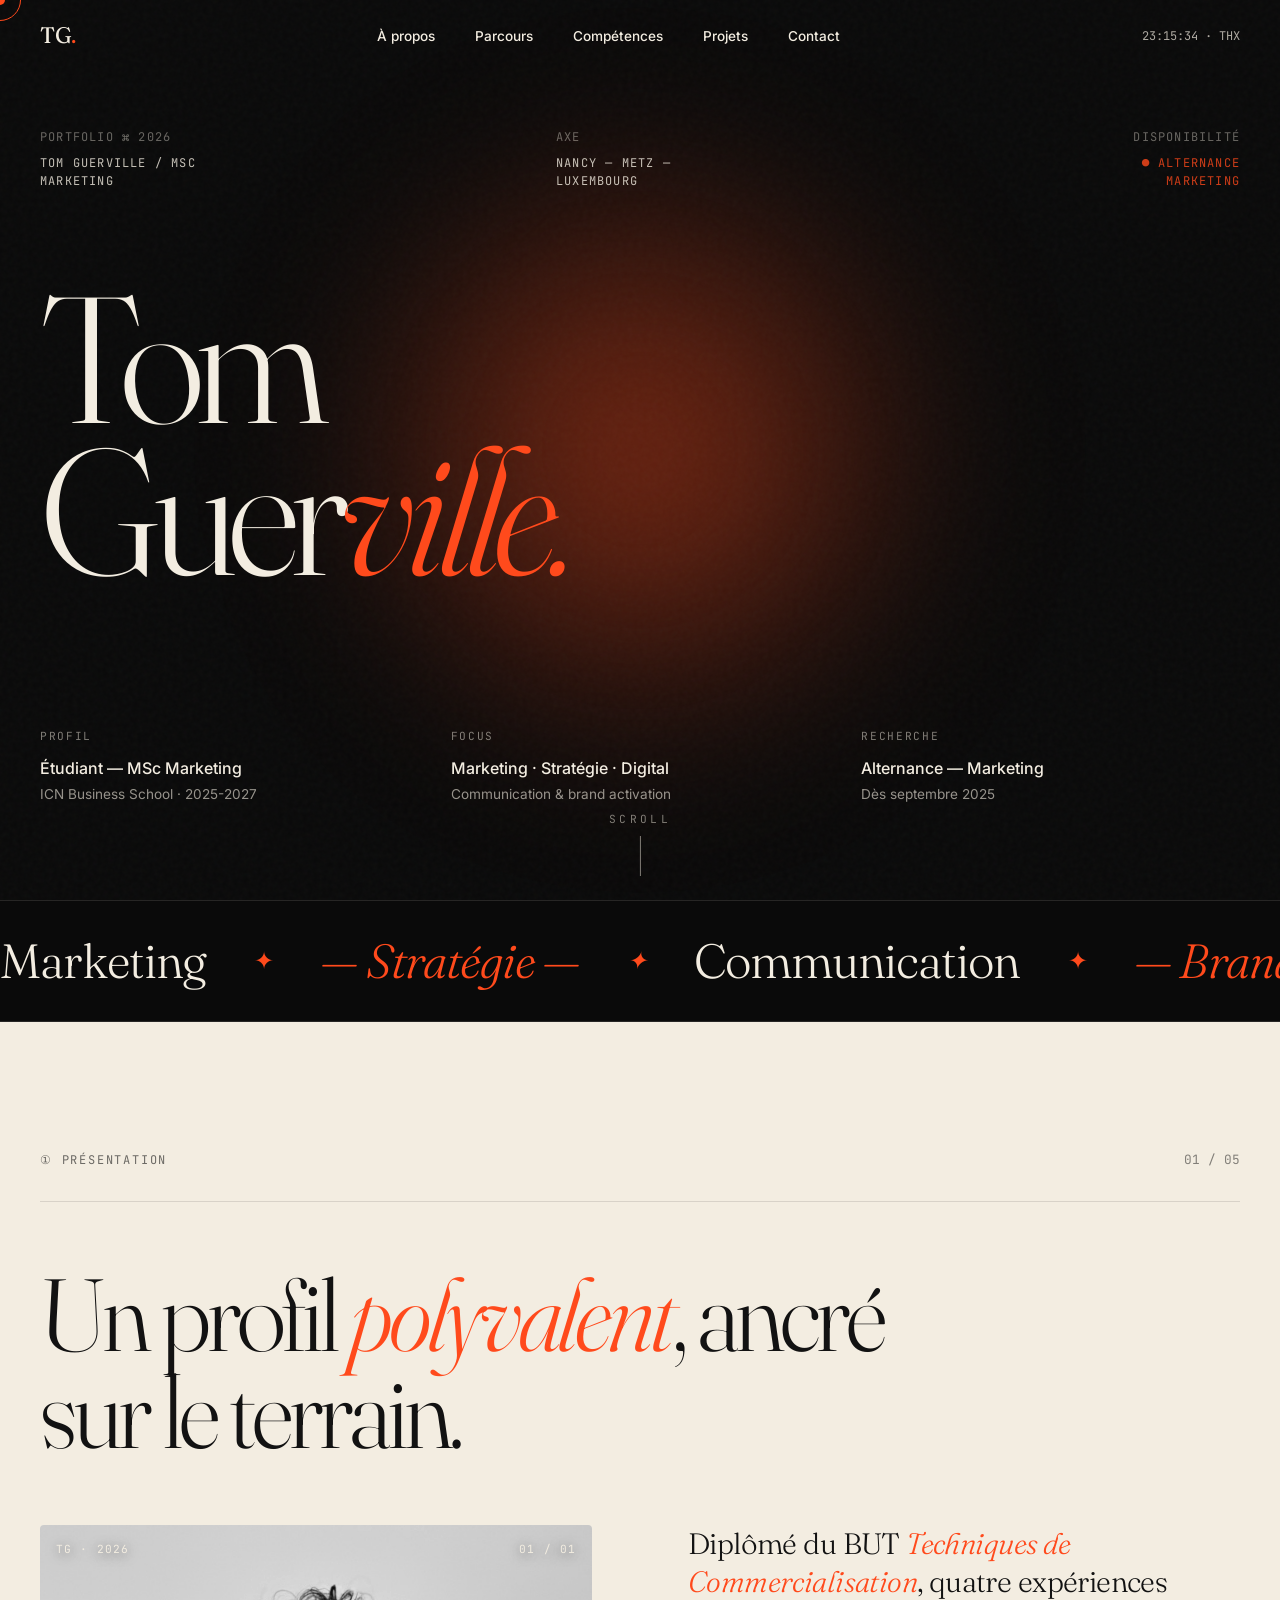
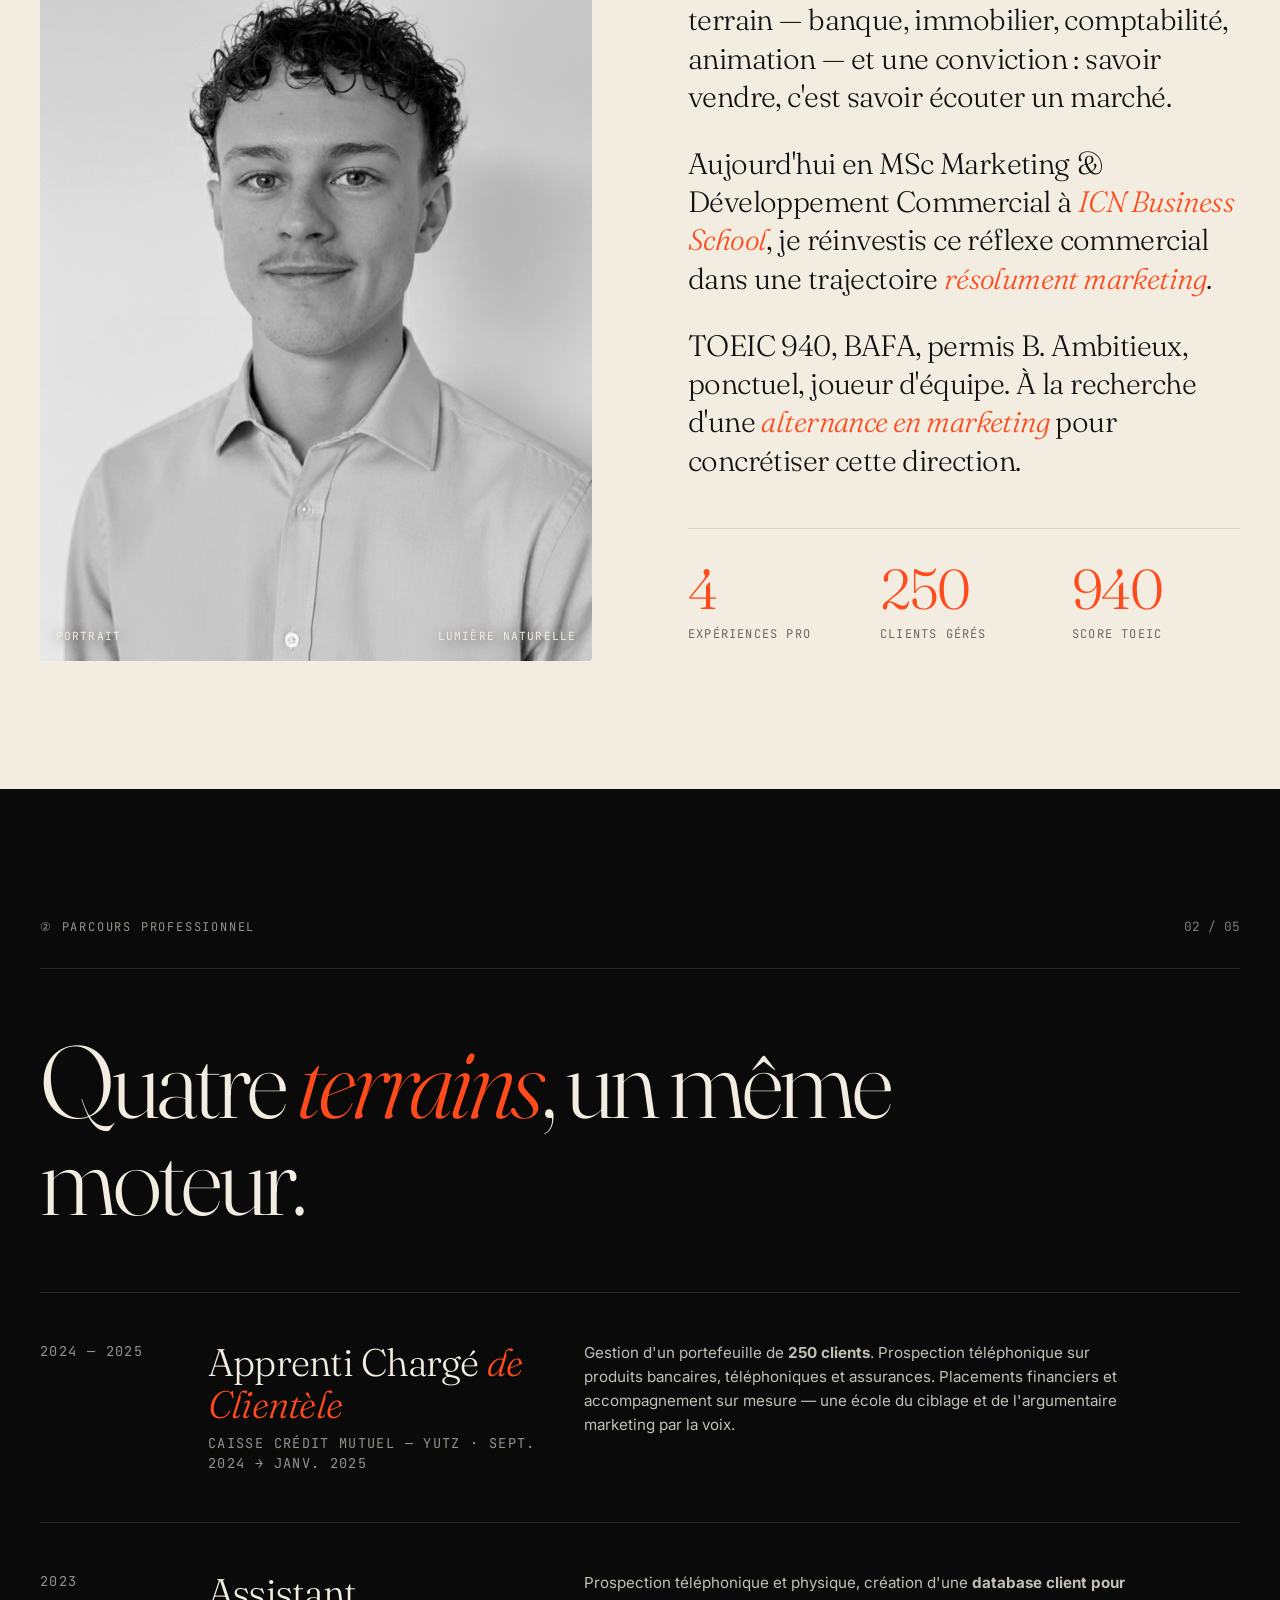
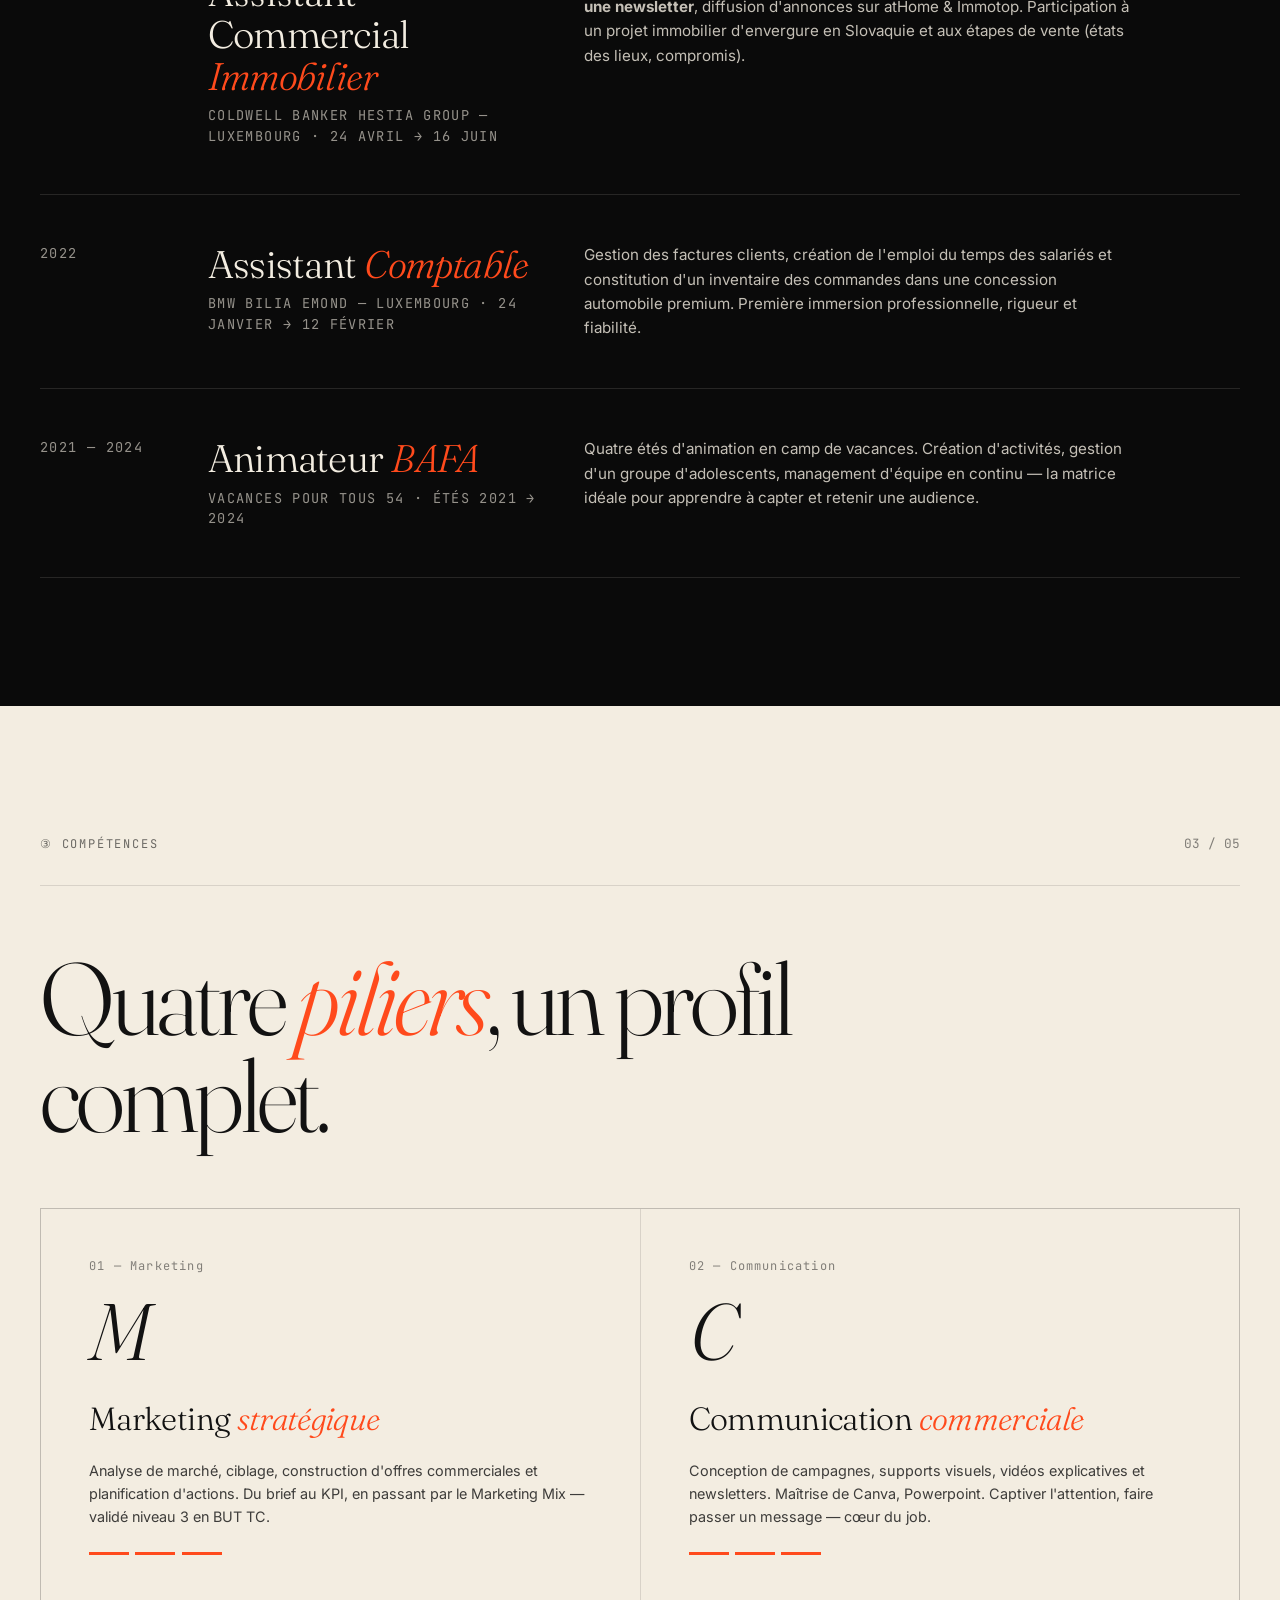
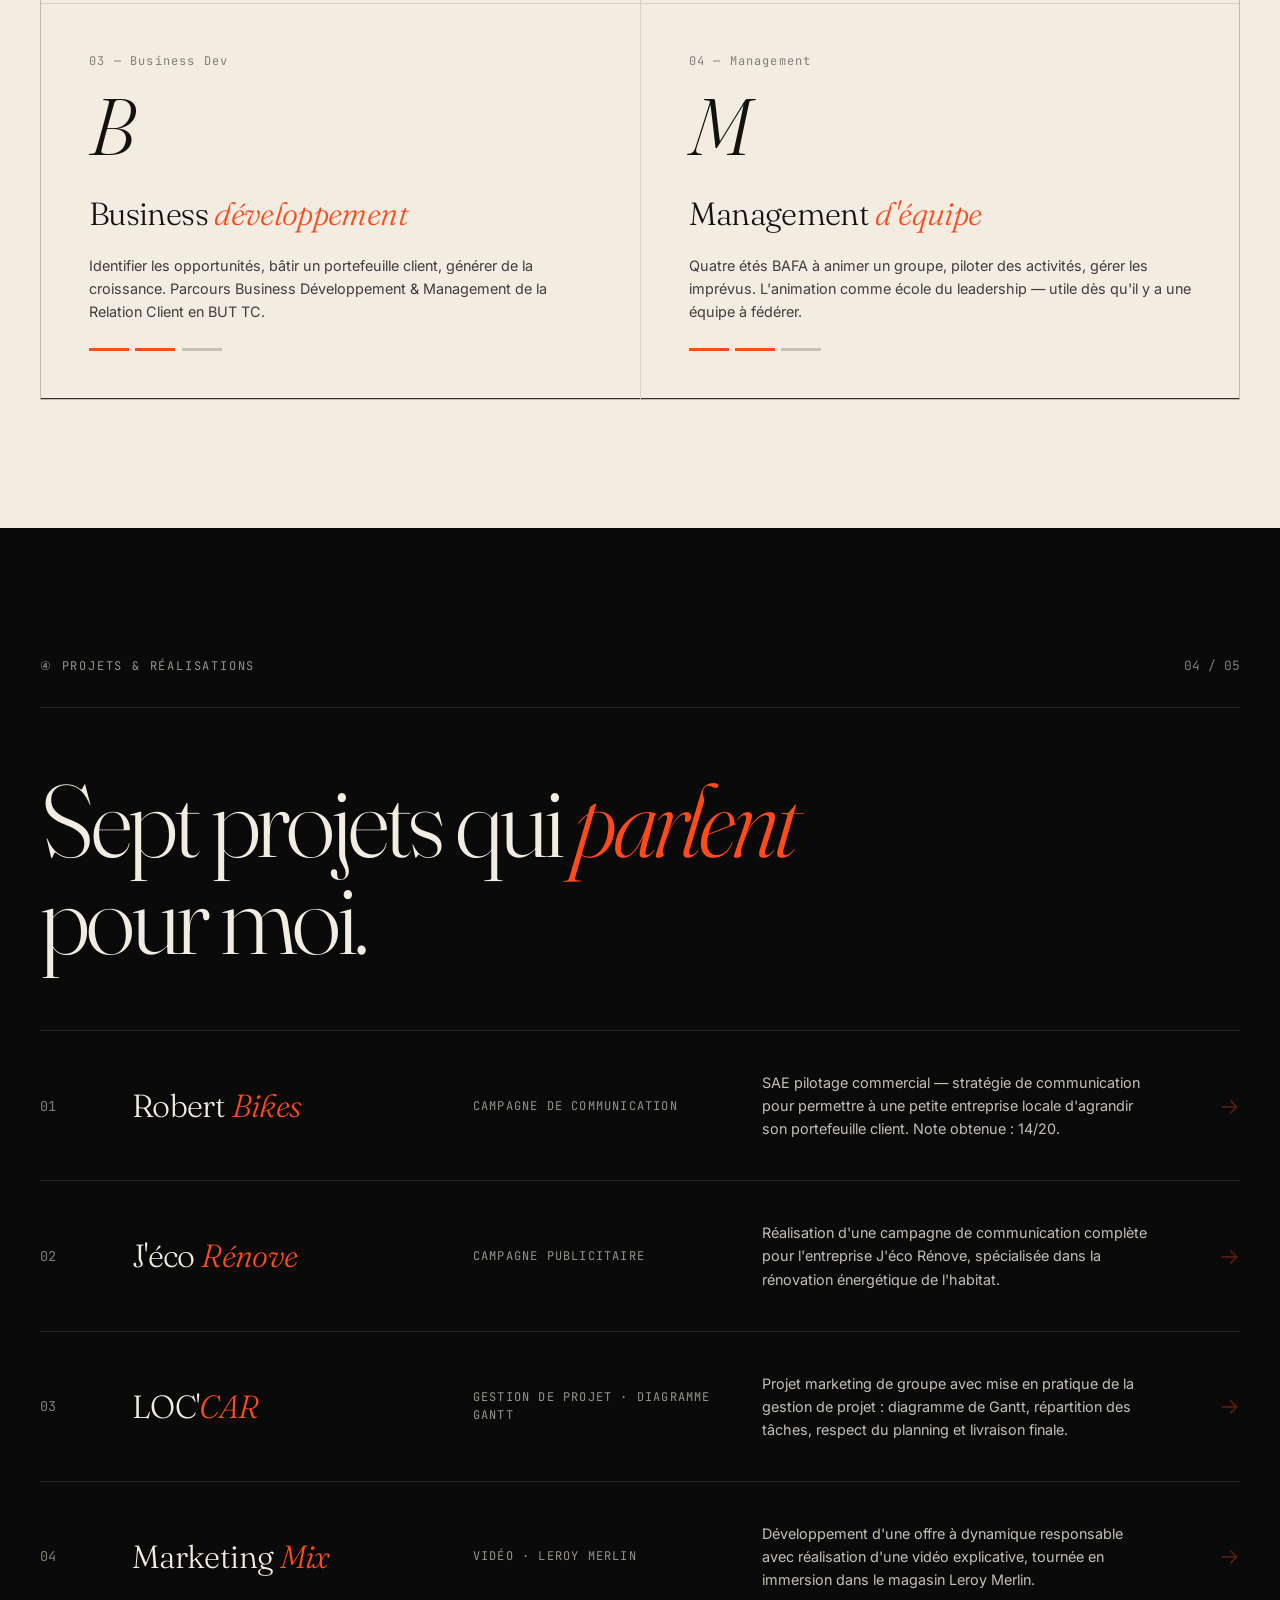
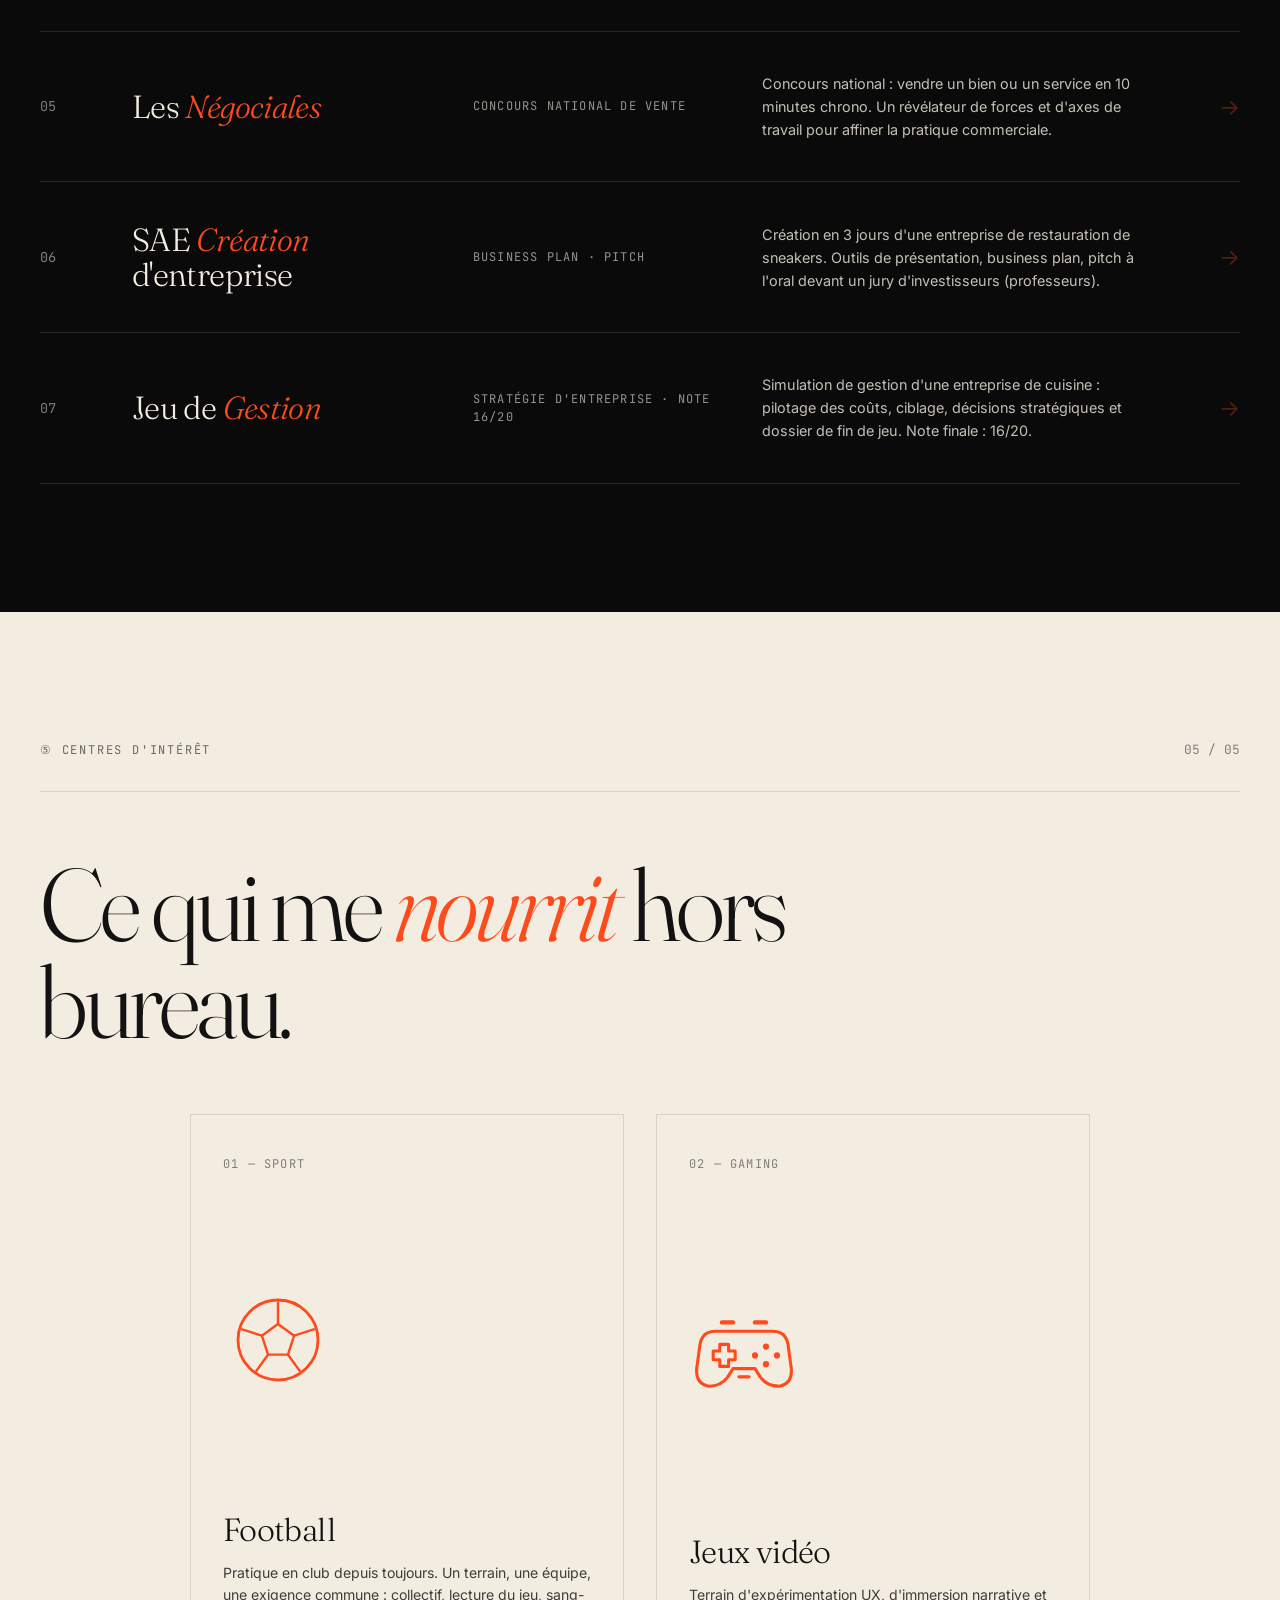
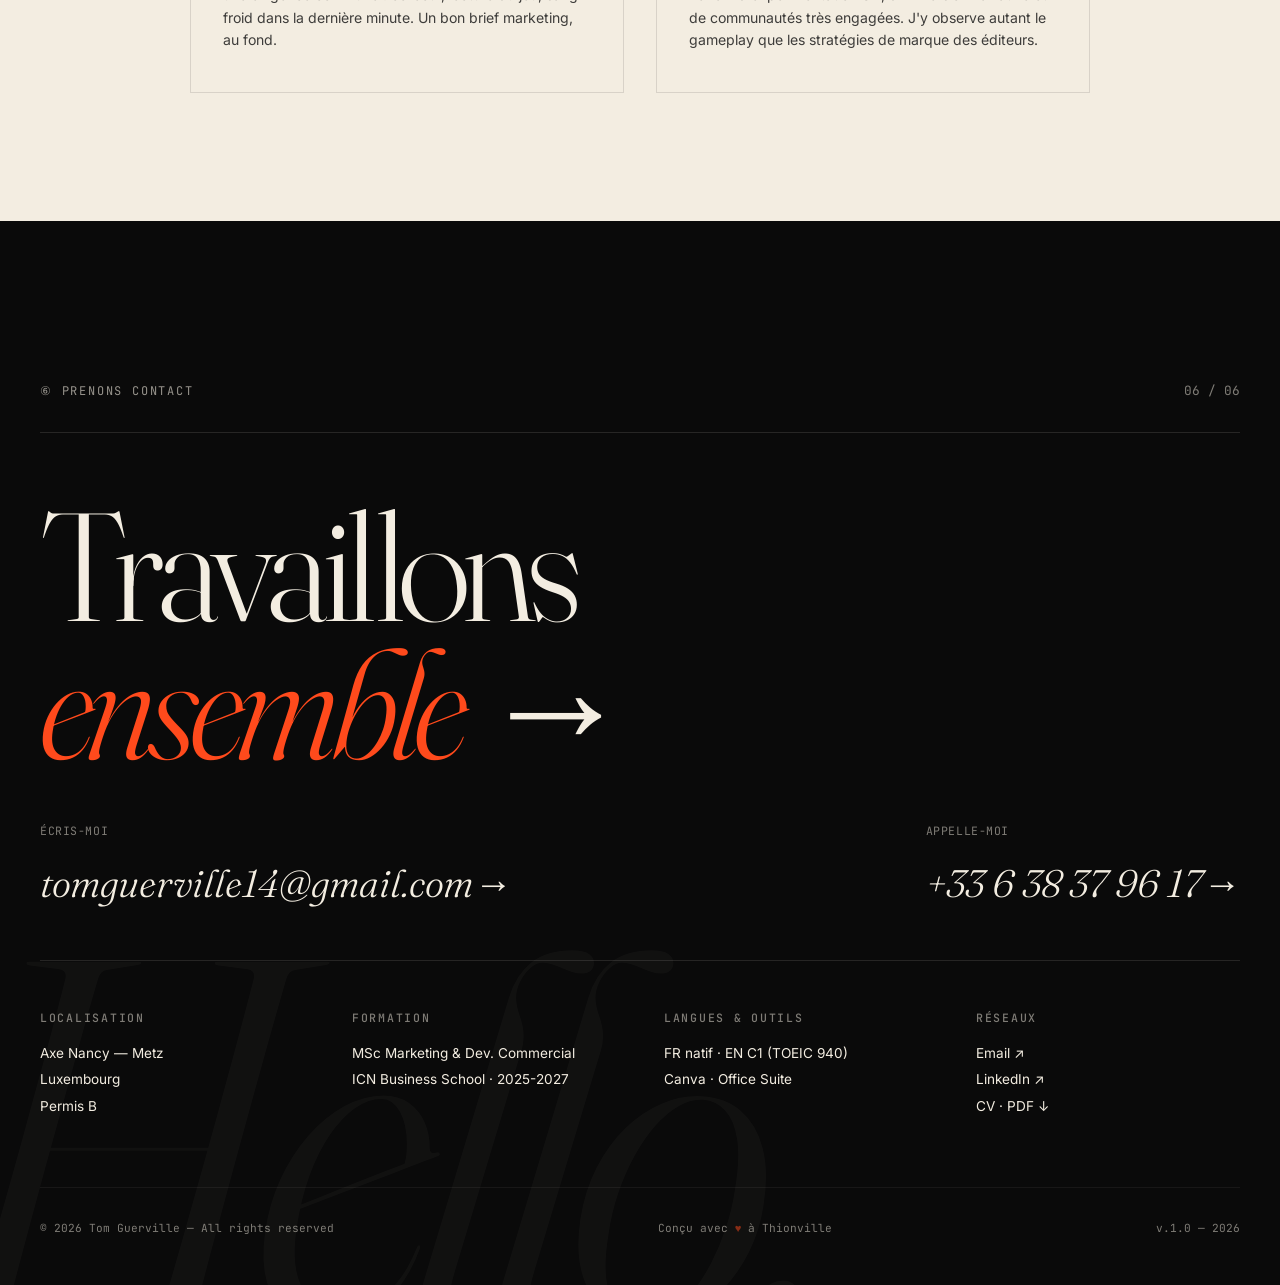
<file: index.html>
<!DOCTYPE html>
<html lang="fr">
<head>
<meta charset="UTF-8">
<meta name="viewport" content="width=device-width, initial-scale=1.0">
<title>Tom Guerville — Portfolio</title>
<meta name="description" content="Portfolio de Tom Guerville, étudiant en BUT Techniques de Commercialisation. Marketing, vente, business développement et relation client.">
<link rel="preconnect" href="https://fonts.googleapis.com">
<link rel="preconnect" href="https://fonts.gstatic.com" crossorigin>
<link href="https://fonts.googleapis.com/css2?family=Fraunces:ital,opsz,wght@0,9..144,300..900;1,9..144,300..900&family=Inter:wght@300;400;500;600;700&family=JetBrains+Mono:wght@400;500&display=swap" rel="stylesheet">
<style>
  :root {
    --bg: #0a0a0a;
    --bg-cream: #f3ede1;
    --ink: #f3ede1;
    --ink-dark: #121212;
    --accent: #ff4a1c;
    --accent-soft: #ffb199;
    --muted: #6b6257;
    --line: rgba(243, 237, 225, 0.12);
    --line-dark: rgba(18, 18, 18, 0.12);
  }

  *, *::before, *::after { box-sizing: border-box; margin: 0; padding: 0; }

  html { scroll-behavior: smooth; }

  body {
    font-family: 'Inter', -apple-system, sans-serif;
    background: var(--bg);
    color: var(--ink);
    overflow-x: hidden;
    font-weight: 400;
    line-height: 1.5;
    cursor: none;
    -webkit-font-smoothing: antialiased;
    -moz-osx-font-smoothing: grayscale;
  }

  body.loading { overflow: hidden; height: 100vh; }

  .display { font-family: 'Fraunces', serif; font-weight: 300; letter-spacing: -0.03em; line-height: 0.9; }
  .mono { font-family: 'JetBrains Mono', monospace; font-size: 0.72rem; letter-spacing: 0.05em; text-transform: uppercase; }

  /* ============ NOISE OVERLAY ============ */
  body::before {
    content: '';
    position: fixed;
    inset: 0;
    pointer-events: none;
    z-index: 1;
    opacity: 0.04;
    background-image: url("data:image/svg+xml,%3Csvg viewBox='0 0 200 200' xmlns='http://www.w3.org/2000/svg'%3E%3Cfilter id='n'%3E%3CfeTurbulence type='fractalNoise' baseFrequency='0.9' numOctaves='3'/%3E%3C/filter%3E%3Crect width='100%25' height='100%25' filter='url(%23n)' opacity='0.8'/%3E%3C/svg%3E");
  }

  /* ============ CUSTOM CURSOR ============ */
  .cursor {
    position: fixed;
    top: 0; left: 0;
    width: 10px; height: 10px;
    background: var(--accent);
    border-radius: 50%;
    pointer-events: none;
    z-index: 9999;
    transform: translate(-50%, -50%);
    transition: width .3s, height .3s, background .3s, opacity .3s;
  }
  .cursor-ring {
    position: fixed;
    top: 0; left: 0;
    width: 42px; height: 42px;
    border: 1px solid var(--accent);
    border-radius: 50%;
    pointer-events: none;
    z-index: 9999;
    transform: translate(-50%, -50%);
    transition: width .3s, height .3s, border-color .3s, background .3s;
  }
  body.cursor-hover .cursor { opacity: 0; }
  body.cursor-hover .cursor-ring { width: 70px; height: 70px; background: rgba(255, 74, 28, 0.15); }

  /* ============ PRELOADER ============ */
  #preloader {
    position: fixed;
    inset: 0;
    background: var(--bg);
    z-index: 10000;
    display: flex;
    align-items: flex-end;
    justify-content: center;
    padding: 4rem;
    transition: transform 1.2s cubic-bezier(0.87, 0, 0.13, 1);
  }
  #preloader.gone { transform: translateY(-100%); }
  .pre-inner { width: 100%; display: flex; justify-content: space-between; align-items: flex-end; color: var(--ink); }
  .pre-num { font-family: 'Fraunces', serif; font-size: clamp(6rem, 20vw, 20rem); font-weight: 300; line-height: 0.8; letter-spacing: -0.04em; }
  .pre-label { text-align: right; }
  .pre-bar { width: 100%; height: 1px; background: var(--line); position: fixed; bottom: 0; left: 0; overflow: hidden; }
  .pre-bar::after { content: ''; display: block; height: 100%; background: var(--accent); transform-origin: left; transform: scaleX(0); transition: transform 2.4s cubic-bezier(.77,0,.18,1); }
  #preloader.active .pre-bar::after { transform: scaleX(1); }

  /* ============ NAVIGATION ============ */
  nav {
    position: fixed;
    top: 0; left: 0;
    width: 100%;
    padding: 1.2rem 2.5rem;
    display: flex;
    justify-content: space-between;
    align-items: center;
    z-index: 100;
    color: var(--ink);
    transition: color 0.5s ease, background 0.5s ease, backdrop-filter 0.5s ease;
  }
  nav.on-cream { color: var(--ink-dark); }
  nav.scrolled { background: rgba(10, 10, 10, 0.7); backdrop-filter: blur(12px); -webkit-backdrop-filter: blur(12px); }
  nav.scrolled.on-cream { background: rgba(243, 237, 225, 0.75); }
  nav .logo { font-family: 'Fraunces', serif; font-size: 1.4rem; font-weight: 400; letter-spacing: -0.02em; }
  nav .logo span { color: var(--accent); }
  nav .nav-links { display: flex; gap: 2.5rem; }
  nav a { color: inherit; text-decoration: none; font-size: 0.85rem; font-weight: 500; position: relative; padding: 0.2rem 0; }
  nav a::after { content: ''; position: absolute; bottom: 0; left: 0; width: 0; height: 1px; background: var(--accent); transition: width .4s ease; }
  nav a:hover::after { width: 100%; }
  nav .time { font-family: 'JetBrains Mono', monospace; font-size: 0.75rem; opacity: 0.7; }

  /* ============ HERO ============ */
  .hero {
    min-height: 100vh;
    position: relative;
    display: flex;
    flex-direction: column;
    justify-content: space-between;
    padding: 8rem 2.5rem 6rem;
    overflow: hidden;
  }
  .hero-blob {
    position: absolute;
    width: 60vw; height: 60vw;
    background: radial-gradient(circle, rgba(255, 74, 28, 0.5) 0%, rgba(255, 74, 28, 0) 60%);
    top: 50%; left: 50%;
    transform: translate(-50%, -50%);
    filter: blur(80px);
    pointer-events: none;
    transition: transform 0.3s ease-out;
    z-index: 0;
  }
  .hero-top {
    display: flex;
    justify-content: space-between;
    font-size: 0.75rem;
    text-transform: uppercase;
    letter-spacing: 0.1em;
    font-family: 'JetBrains Mono', monospace;
    position: relative;
    z-index: 2;
    opacity: 0.8;
  }
  .hero-top > div { max-width: 24ch; }
  .hero-main {
    position: relative;
    z-index: 2;
  }
  .hero h1 {
    font-family: 'Fraunces', serif;
    font-size: clamp(4rem, 14vw, 16rem);
    font-weight: 300;
    line-height: 0.85;
    letter-spacing: -0.05em;
  }
  .hero h1 .it { font-style: italic; font-weight: 300; color: var(--accent); }
  .hero h1 .line { display: block; overflow: hidden; }
  .hero h1 .line > span { display: inline-block; transform: translateY(110%); transition: transform 1.2s cubic-bezier(0.23, 1, 0.32, 1); }
  .hero.revealed h1 .line > span { transform: translateY(0); }
  .hero.revealed h1 .line:nth-child(2) > span { transition-delay: 0.1s; }

  .hero-bottom {
    display: grid;
    grid-template-columns: 1fr 1fr 1fr;
    gap: 2rem;
    align-items: end;
    margin-top: 3rem;
    position: relative;
    z-index: 2;
  }
  .hero-bottom .label { font-size: 0.7rem; text-transform: uppercase; letter-spacing: 0.15em; opacity: 0.5; margin-bottom: 0.75rem; font-family: 'JetBrains Mono', monospace; }
  .hero-bottom .value { font-size: 1rem; font-weight: 500; }
  .hero-bottom .value .sub { display: block; opacity: 0.6; font-size: 0.85rem; font-weight: 400; margin-top: 0.2rem; }

  .scroll-indicator {
    position: absolute;
    bottom: 1.5rem;
    left: 50%;
    transform: translateX(-50%);
    font-size: 0.7rem;
    letter-spacing: 0.3em;
    text-transform: uppercase;
    opacity: 0.5;
    z-index: 2;
    font-family: 'JetBrains Mono', monospace;
  }
  .scroll-indicator::after {
    content: '';
    display: block;
    width: 1px;
    height: 40px;
    background: var(--ink);
    margin: 0.5rem auto 0;
    animation: scrollBar 2s ease-in-out infinite;
  }
  @keyframes scrollBar {
    0% { transform: scaleY(0); transform-origin: top; }
    50% { transform: scaleY(1); transform-origin: top; }
    51% { transform: scaleY(1); transform-origin: bottom; }
    100% { transform: scaleY(0); transform-origin: bottom; }
  }

  /* ============ MARQUEE ============ */
  .marquee {
    overflow: hidden;
    padding: 1.5rem 0;
    border-top: 1px solid var(--line);
    border-bottom: 1px solid var(--line);
    white-space: nowrap;
  }
  .marquee-track {
    display: inline-flex;
    gap: 3rem;
    animation: marquee 40s linear infinite;
  }
  .marquee span {
    font-family: 'Fraunces', serif;
    font-size: 3rem;
    font-weight: 300;
    letter-spacing: -0.02em;
    display: inline-flex;
    align-items: center;
    gap: 3rem;
  }
  .marquee span::after {
    content: '✦';
    font-size: 1.5rem;
    color: var(--accent);
  }
  .marquee .it { font-style: italic; color: var(--accent); }
  @keyframes marquee {
    from { transform: translateX(0); }
    to { transform: translateX(-50%); }
  }

  /* ============ SECTIONS ============ */
  section { position: relative; padding: 8rem 2.5rem; }
  section.cream { background: var(--bg-cream); color: var(--ink-dark); }

  .section-head {
    display: flex;
    justify-content: space-between;
    align-items: baseline;
    padding-bottom: 2rem;
    border-bottom: 1px solid var(--line);
    margin-bottom: 4rem;
  }
  .cream .section-head { border-bottom-color: var(--line-dark); }
  .section-head .tag { font-family: 'JetBrains Mono', monospace; font-size: 0.75rem; text-transform: uppercase; letter-spacing: 0.15em; opacity: 0.6; }
  .section-head .count { font-family: 'JetBrains Mono', monospace; font-size: 0.8rem; opacity: 0.5; }

  .section-title {
    font-family: 'Fraunces', serif;
    font-size: clamp(3rem, 8vw, 7rem);
    font-weight: 300;
    line-height: 0.95;
    letter-spacing: -0.04em;
    margin-bottom: 4rem;
    max-width: 16ch;
  }
  .section-title .it { font-style: italic; color: var(--accent); }

  /* ============ ABOUT ============ */
  .about-grid {
    display: grid;
    grid-template-columns: 1fr 1fr;
    gap: 6rem;
    align-items: start;
  }
  .about-photo {
    position: relative;
    aspect-ratio: 3/4;
    overflow: hidden;
    border-radius: 4px;
  }
  .about-photo img {
    width: 100%; height: 100%;
    object-fit: cover;
    filter: grayscale(1) contrast(1.05);
    transition: filter 0.6s ease, transform 0.6s ease;
  }
  .about-photo:hover img { filter: grayscale(0) contrast(1); transform: scale(1.03); }
  .about-photo .frame-label, .about-photo .frame-bottom {
    position: absolute;
    left: 1rem; right: 1rem;
    display: flex;
    justify-content: space-between;
    color: var(--bg-cream);
    font-family: 'JetBrains Mono', monospace;
    font-size: 0.7rem;
    letter-spacing: 0.1em;
    text-shadow: 0 2px 12px rgba(0,0,0,0.6);
  }
  .about-photo .frame-label { top: 1rem; }
  .about-photo .frame-bottom { bottom: 1rem; align-items: flex-end; }

  .about-text { font-family: 'Fraunces', serif; font-size: clamp(1.4rem, 2.3vw, 2rem); font-weight: 300; line-height: 1.3; letter-spacing: -0.02em; }
  .about-text p { margin-bottom: 1.8rem; }
  .about-text .hl { color: var(--accent); font-style: italic; }
  .about-text .word { display: inline-block; opacity: 0; transform: translateY(15px); transition: opacity 0.6s, transform 0.6s; }
  .about-text.revealed .word { opacity: 1; transform: translateY(0); }

  .about-facts {
    margin-top: 3rem;
    display: grid;
    grid-template-columns: repeat(3, 1fr);
    gap: 1.5rem;
    padding-top: 2rem;
    border-top: 1px solid var(--line-dark);
  }
  .about-facts .num {
    font-family: 'Fraunces', serif;
    font-size: 3.5rem;
    font-weight: 300;
    letter-spacing: -0.04em;
    color: var(--accent);
    line-height: 1;
  }
  .about-facts .fact-label { font-size: 0.75rem; text-transform: uppercase; letter-spacing: 0.1em; margin-top: 0.5rem; opacity: 0.6; font-family: 'JetBrains Mono', monospace; }

  /* ============ PARCOURS / STAGES ============ */
  .timeline { position: relative; }
  .timeline-item {
    display: grid;
    grid-template-columns: 120px 1fr 2fr;
    gap: 3rem;
    padding: 3rem 0;
    border-top: 1px solid var(--line);
    align-items: start;
    transition: padding 0.4s ease, background 0.5s ease;
    position: relative;
  }
  .timeline-item:last-child { border-bottom: 1px solid var(--line); }
  .timeline-item:hover { padding-left: 1.5rem; }
  .timeline-item .year {
    font-family: 'JetBrains Mono', monospace;
    font-size: 0.85rem;
    letter-spacing: 0.1em;
    opacity: 0.6;
  }
  .timeline-item h3 {
    font-family: 'Fraunces', serif;
    font-size: clamp(1.5rem, 3vw, 2.5rem);
    font-weight: 300;
    letter-spacing: -0.02em;
    line-height: 1.1;
    margin-bottom: 0.5rem;
  }
  .timeline-item h3 .it { font-style: italic; color: var(--accent); }
  .timeline-item .company {
    font-size: 0.85rem;
    text-transform: uppercase;
    letter-spacing: 0.1em;
    opacity: 0.6;
    font-family: 'JetBrains Mono', monospace;
  }
  .timeline-item p { font-size: 0.95rem; line-height: 1.6; opacity: 0.8; max-width: 55ch; }
  .timeline-item .arrow {
    position: absolute;
    right: 0;
    top: 3rem;
    font-size: 1.5rem;
    opacity: 0;
    transition: opacity 0.4s ease, transform 0.4s ease;
    color: var(--accent);
  }
  .timeline-item:hover .arrow { opacity: 1; transform: translateX(-0.5rem); }

  /* ============ COMPETENCES ============ */
  .comp-grid {
    display: grid;
    grid-template-columns: repeat(2, 1fr);
    gap: 1px;
    background: var(--line-dark);
    border: 1px solid var(--line-dark);
  }
  .comp-card {
    padding: 3rem;
    background: var(--bg-cream);
    transition: color 0.4s ease;
    position: relative;
    overflow: hidden;
    cursor: none;
    min-height: 380px;
    display: flex;
    flex-direction: column;
    justify-content: space-between;
  }
  .comp-card::before {
    content: '';
    position: absolute;
    inset: 0;
    background: var(--ink-dark);
    transform: translateY(100%);
    transition: transform 0.6s cubic-bezier(0.77, 0, 0.18, 1);
    z-index: 0;
  }
  .comp-card:hover::before { transform: translateY(0); }
  .comp-card:hover { color: var(--bg-cream); }
  .comp-card:hover .comp-icon { color: var(--accent); }
  .comp-card > * { position: relative; z-index: 1; }
  .comp-card .comp-num {
    font-family: 'JetBrains Mono', monospace;
    font-size: 0.75rem;
    letter-spacing: 0.1em;
    opacity: 0.5;
  }
  .comp-card .comp-icon {
    font-family: 'Fraunces', serif;
    font-size: 5rem;
    color: var(--ink-dark);
    font-weight: 300;
    line-height: 1;
    transition: color 0.4s ease;
    font-style: italic;
    margin-top: 1rem;
  }
  .comp-card h3 {
    font-family: 'Fraunces', serif;
    font-size: 2rem;
    font-weight: 300;
    letter-spacing: -0.02em;
    margin: 1.5rem 0 1rem;
  }
  .comp-card h3 .it { font-style: italic; color: var(--accent); }
  .comp-card p { font-size: 0.9rem; line-height: 1.6; opacity: 0.8; }
  .comp-card .levels {
    display: flex;
    gap: 0.4rem;
    margin-top: 1.5rem;
  }
  .comp-card .level {
    width: 40px;
    height: 3px;
    background: currentColor;
    opacity: 0.2;
  }
  .comp-card .level.active { opacity: 1; background: var(--accent); }

  /* ============ PROJETS ============ */
  .projects { display: flex; flex-direction: column; }
  .project-row {
    display: grid;
    grid-template-columns: 60px 1.2fr 1fr 1.5fr 60px;
    gap: 2rem;
    align-items: center;
    padding: 2.5rem 0;
    border-top: 1px solid var(--line);
    position: relative;
    transition: padding 0.4s ease;
  }
  .project-row:last-child { border-bottom: 1px solid var(--line); }
  .project-row:hover { padding-left: 2rem; padding-right: 2rem; }
  .project-row .pr-num { font-family: 'JetBrains Mono', monospace; font-size: 0.85rem; opacity: 0.5; }
  .project-row .pr-title {
    font-family: 'Fraunces', serif;
    font-size: clamp(1.4rem, 2.5vw, 2.2rem);
    font-weight: 300;
    letter-spacing: -0.02em;
    line-height: 1.1;
  }
  .project-row .pr-title .it { font-style: italic; color: var(--accent); }
  .project-row .pr-category {
    font-family: 'JetBrains Mono', monospace;
    font-size: 0.75rem;
    text-transform: uppercase;
    letter-spacing: 0.1em;
    opacity: 0.6;
  }
  .project-row .pr-desc { font-size: 0.9rem; line-height: 1.6; opacity: 0.8; max-width: 45ch; }
  .project-row .pr-arrow { text-align: right; font-size: 1.4rem; opacity: 0.3; transition: opacity 0.4s, transform 0.4s; color: var(--accent); }
  .project-row:hover .pr-arrow { opacity: 1; transform: rotate(-45deg); }
  .project-row::before {
    content: '';
    position: absolute;
    inset: 0;
    background: linear-gradient(90deg, transparent, rgba(255, 74, 28, 0.04), transparent);
    opacity: 0;
    transition: opacity 0.4s ease;
    pointer-events: none;
  }
  .project-row:hover::before { opacity: 1; }

  /* ============ INTERETS ============ */
  .interests-grid {
    display: grid;
    grid-template-columns: repeat(3, 1fr);
    gap: 2rem;
  }
  .interests-grid.interests-two {
    grid-template-columns: repeat(2, 1fr);
    max-width: 900px;
    margin: 0 auto;
  }
  .interest-card {
    padding: 2.5rem 2rem;
    border: 1px solid var(--line-dark);
    position: relative;
    overflow: hidden;
    aspect-ratio: 3/4;
    display: flex;
    flex-direction: column;
    justify-content: space-between;
    transition: transform 0.5s cubic-bezier(0.23, 1, 0.32, 1);
    background: var(--bg-cream);
  }
  .interest-card:hover { transform: translateY(-10px); }
  .interest-card::before {
    content: '';
    position: absolute;
    inset: 0;
    background: radial-gradient(circle at center, rgba(255, 74, 28, 0.15), transparent 70%);
    opacity: 0;
    transition: opacity 0.6s ease;
  }
  .interest-card:hover::before { opacity: 1; }
  .interest-card > * { position: relative; z-index: 1; }
  .interest-card .ic-num {
    font-family: 'JetBrains Mono', monospace;
    font-size: 0.75rem;
    opacity: 0.5;
    letter-spacing: 0.1em;
  }
  .interest-card .ic-icon {
    color: var(--accent);
    line-height: 0;
    margin: 1rem 0;
    height: 110px;
    display: flex;
    align-items: center;
  }
  .interest-card .ic-icon svg { display: block; overflow: visible; }
  .ic-football-svg { width: 110px; height: 110px; }
  .ic-gaming-svg { width: 110px; height: 110px; }

  /* Football: ball spins on hover */
  .ic-football-svg .fb-ball { transform-origin: 55px 55px; transition: transform 0.6s cubic-bezier(0.23, 1, 0.32, 1); }
  .ic-football-svg .fb-glow { opacity: 0; transition: opacity 0.6s ease; transform-origin: 55px 55px; }
  .interest-card:hover .ic-football-svg .fb-ball { animation: ballSpin 1.4s cubic-bezier(0.34, 1.56, 0.64, 1) forwards; }
  .interest-card:hover .ic-football-svg .fb-glow { opacity: 1; animation: glowPulse 1.2s ease-in-out infinite; }
  @keyframes ballSpin {
    0% { transform: rotate(0deg) scale(1); }
    30% { transform: rotate(120deg) scale(1.08); }
    100% { transform: rotate(720deg) scale(1); }
  }

  /* Gaming animation: controller spins + buttons pulse */
  .ic-gaming-svg .gp-body { transform-origin: 50px 55px; transition: transform 0.6s cubic-bezier(0.23, 1, 0.32, 1); }
  .ic-gaming-svg .gp-btn { transition: fill 0.3s ease, transform 0.3s ease; transform-origin: center; transform-box: fill-box; }
  .ic-gaming-svg .gp-glow { opacity: 0; transition: opacity 0.6s ease; transform-origin: 50px 55px; }
  .interest-card:hover .ic-gaming-svg .gp-body { animation: ctrlSpin 1.4s cubic-bezier(0.34, 1.56, 0.64, 1) forwards; }
  .interest-card:hover .ic-gaming-svg .gp-glow { opacity: 1; animation: glowPulse 1.2s ease-in-out infinite; }
  .interest-card:hover .ic-gaming-svg .gp-btn-a { animation: btnPulse 0.9s ease-in-out infinite; }
  .interest-card:hover .ic-gaming-svg .gp-btn-b { animation: btnPulse 0.9s ease-in-out 0.2s infinite; }
  .interest-card:hover .ic-gaming-svg .gp-btn-x { animation: btnPulse 0.9s ease-in-out 0.4s infinite; }
  .interest-card:hover .ic-gaming-svg .gp-btn-y { animation: btnPulse 0.9s ease-in-out 0.6s infinite; }
  @keyframes ctrlSpin {
    0% { transform: rotate(0deg) scale(1); }
    30% { transform: rotate(-12deg) scale(1.06); }
    60% { transform: rotate(200deg) scale(1.1); }
    100% { transform: rotate(360deg) scale(1); }
  }
  @keyframes btnPulse {
    0%, 100% { transform: scale(1); fill: currentColor; }
    50% { transform: scale(1.4); fill: var(--accent); }
  }
  @keyframes glowPulse {
    0%, 100% { transform: scale(1); opacity: 0.3; }
    50% { transform: scale(1.15); opacity: 0.5; }
  }
  .interest-card h4 {
    font-family: 'Fraunces', serif;
    font-size: 2rem;
    font-weight: 300;
    letter-spacing: -0.02em;
  }
  .interest-card p { font-size: 0.88rem; line-height: 1.6; opacity: 0.8; margin-top: 0.5rem; }

  /* ============ CONTACT / FOOTER ============ */
  .contact {
    padding: 10rem 2.5rem 3rem;
    position: relative;
    overflow: hidden;
  }
  .contact-title {
    font-family: 'Fraunces', serif;
    font-size: clamp(4rem, 12vw, 14rem);
    font-weight: 300;
    letter-spacing: -0.05em;
    line-height: 0.9;
    margin-bottom: 3rem;
    position: relative;
    z-index: 2;
  }
  .contact-title .it { font-style: italic; color: var(--accent); }
  .contact-actions {
    display: flex;
    justify-content: space-between;
    align-items: flex-end;
    flex-wrap: wrap;
    gap: 2rem;
    padding-bottom: 3rem;
    border-bottom: 1px solid var(--line);
    margin-bottom: 3rem;
    position: relative;
    z-index: 2;
  }
  .cta-btn {
    font-family: 'Fraunces', serif;
    font-size: clamp(1.5rem, 3vw, 3rem);
    font-weight: 300;
    color: var(--ink);
    text-decoration: none;
    font-style: italic;
    display: inline-flex;
    align-items: center;
    gap: 1rem;
    position: relative;
    transition: color 0.3s ease;
  }
  .cta-btn::after {
    content: '→';
    transition: transform 0.4s ease;
  }
  .cta-btn:hover { color: var(--accent); }
  .cta-btn:hover::after { transform: translateX(1rem) rotate(-25deg); }

  .footer-grid {
    display: grid;
    grid-template-columns: 1fr 1fr 1fr 1fr;
    gap: 3rem;
    font-size: 0.85rem;
    position: relative;
    z-index: 2;
  }
  .footer-grid h5 {
    font-family: 'JetBrains Mono', monospace;
    font-size: 0.72rem;
    text-transform: uppercase;
    letter-spacing: 0.15em;
    opacity: 0.5;
    margin-bottom: 1rem;
    font-weight: 500;
  }
  .footer-grid p, .footer-grid a { color: inherit; text-decoration: none; display: block; margin-bottom: 0.4rem; transition: color 0.3s; }
  .footer-grid a:hover { color: var(--accent); }
  .footer-bottom {
    margin-top: 4rem;
    padding-top: 2rem;
    border-top: 1px solid var(--line);
    display: flex;
    justify-content: space-between;
    font-family: 'JetBrains Mono', monospace;
    font-size: 0.7rem;
    opacity: 0.5;
    position: relative;
    z-index: 2;
  }

  .contact-bg-text {
    position: absolute;
    bottom: -10%;
    left: -5%;
    font-family: 'Fraunces', serif;
    font-size: 40vw;
    font-weight: 300;
    letter-spacing: -0.05em;
    line-height: 1;
    color: var(--ink);
    opacity: 0.03;
    pointer-events: none;
    font-style: italic;
    user-select: none;
    z-index: 1;
  }

  /* ============ REVEAL ANIMATIONS ============ */
  .reveal-up {
    opacity: 0;
    transform: translateY(40px);
    transition: opacity 0.9s ease, transform 0.9s cubic-bezier(0.23, 1, 0.32, 1);
  }
  .reveal-up.in { opacity: 1; transform: translateY(0); }

  .reveal-stagger > * {
    opacity: 0;
    transform: translateY(30px);
    transition: opacity 0.8s, transform 0.8s cubic-bezier(0.23, 1, 0.32, 1);
  }
  .reveal-stagger.in > * { opacity: 1; transform: translateY(0); }
  .reveal-stagger.in > *:nth-child(1) { transition-delay: 0.05s; }
  .reveal-stagger.in > *:nth-child(2) { transition-delay: 0.15s; }
  .reveal-stagger.in > *:nth-child(3) { transition-delay: 0.25s; }
  .reveal-stagger.in > *:nth-child(4) { transition-delay: 0.35s; }
  .reveal-stagger.in > *:nth-child(5) { transition-delay: 0.45s; }
  .reveal-stagger.in > *:nth-child(6) { transition-delay: 0.55s; }

  /* ============ MAGNETIC ============ */
  .magnetic { display: inline-block; transition: transform 0.3s cubic-bezier(0.17, 0.67, 0.83, 0.67); }

  /* ============ RESPONSIVE ============ */
  @media (max-width: 900px) {
    body { cursor: auto; }
    .cursor, .cursor-ring { display: none; }
    nav { padding: 1rem 1.2rem; }
    nav .nav-links { gap: 1rem; }
    nav .nav-links a:not(.essential) { display: none; }
    nav .time { display: none; }
    section { padding: 5rem 1.2rem; }
    .hero { padding: 6rem 1.2rem 3rem; }
    .hero-top { flex-direction: column; gap: 1rem; }
    .hero-top > div { text-align: left !important; }
    .hero-bottom { grid-template-columns: 1fr; gap: 1.2rem; margin-top: 2rem; }
    .about-grid { grid-template-columns: 1fr; gap: 2rem; }
    .about-facts { grid-template-columns: 1fr; }
    .timeline-item { grid-template-columns: 1fr; gap: 0.8rem; padding: 2rem 0; }
    .timeline-item:hover { padding-left: 0; }
    .timeline-item .arrow { display: none; }
    .comp-grid { grid-template-columns: 1fr; }
    .project-row { grid-template-columns: 30px 1fr; gap: 1rem; }
    .project-row .pr-category, .project-row .pr-desc, .project-row .pr-arrow { display: none; }
    .interests-grid { grid-template-columns: 1fr; }
    .footer-grid { grid-template-columns: 1fr 1fr; gap: 1.5rem; }
    .footer-bottom { flex-direction: column; gap: 0.5rem; }
    .marquee span { font-size: 2rem; }
    .scroll-indicator { display: none; }
  }
</style>
</head>
<body class="loading">

<!-- CUSTOM CURSOR -->
<div class="cursor"></div>
<div class="cursor-ring"></div>

<!-- PRELOADER -->
<div id="preloader" class="active">
  <div class="pre-inner">
    <div class="mono" style="letter-spacing: 0.15em;">TOM GUERVILLE<br>PORTFOLIO 2026</div>
    <div class="pre-num" id="preCount">00</div>
    <div class="pre-label mono" style="letter-spacing: 0.15em;">LOADING<br>EXPERIENCE</div>
  </div>
  <div class="pre-bar"></div>
</div>

<!-- NAVIGATION -->
<nav>
  <div class="logo">TG<span>.</span></div>
  <div class="nav-links">
    <a href="#about" class="essential">À propos</a>
    <a href="#parcours">Parcours</a>
    <a href="#competences">Compétences</a>
    <a href="#projets">Projets</a>
    <a href="#contact" class="essential">Contact</a>
  </div>
  <div class="time" id="clock">--:--:--</div>
</nav>

<!-- HERO -->
<section class="hero" id="top">
  <div class="hero-blob"></div>
  <div class="hero-top">
    <div>
      <div style="opacity:0.5;">Portfolio ⌘ 2026</div>
      <div style="margin-top:0.5rem;">Tom Guerville / MSc Marketing</div>
    </div>
    <div>
      <div style="opacity:0.5;">Axe</div>
      <div style="margin-top:0.5rem;">Nancy — Metz — Luxembourg</div>
    </div>
    <div style="text-align:right;">
      <div style="opacity:0.5;">Disponibilité</div>
      <div style="margin-top:0.5rem; color: var(--accent);">● Alternance Marketing</div>
    </div>
  </div>

  <div class="hero-main">
    <h1 class="display">
      <span class="line"><span>Tom</span></span>
      <span class="line"><span>Guer<span class="it">ville.</span></span></span>
    </h1>
  </div>

  <div class="hero-bottom">
    <div class="item">
      <div class="label">Profil</div>
      <div class="value">Étudiant — MSc Marketing<span class="sub">ICN Business School · 2025-2027</span></div>
    </div>
    <div class="item">
      <div class="label">Focus</div>
      <div class="value">Marketing · Stratégie · Digital<span class="sub">Communication & brand activation</span></div>
    </div>
    <div class="item">
      <div class="label">Recherche</div>
      <div class="value">Alternance — Marketing<span class="sub">Dès septembre 2025</span></div>
    </div>
  </div>

  <div class="scroll-indicator">scroll</div>
</section>

<!-- MARQUEE -->
<div class="marquee">
  <div class="marquee-track">
    <span>Marketing</span>
    <span class="it">— Stratégie —</span>
    <span>Communication</span>
    <span class="it">— Brand —</span>
    <span>Digital</span>
    <span class="it">— Business Dev —</span>
    <span>Marketing</span>
    <span class="it">— Stratégie —</span>
    <span>Communication</span>
    <span class="it">— Brand —</span>
    <span>Digital</span>
    <span class="it">— Business Dev —</span>
  </div>
</div>

<!-- ABOUT -->
<section id="about" class="cream">
  <div class="section-head">
    <div class="tag">① Présentation</div>
    <div class="count">01 / 05</div>
  </div>

  <h2 class="section-title reveal-up">Un profil <span class="it">polyvalent</span>, ancré sur le terrain.</h2>

  <div class="about-grid">
    <div class="about-photo reveal-up">
      <img src="photo.jpg" alt="Tom Guerville">
      <div class="frame-label">
        <span>TG · 2026</span>
        <span>01 / 01</span>
      </div>
      <div class="frame-bottom">
        <span>PORTRAIT</span>
        <span>LUMIÈRE NATURELLE</span>
      </div>
    </div>
    <div>
      <div class="about-text" id="aboutText">
        <p>Diplômé du BUT <span class="hl">Techniques de Commercialisation</span>, quatre expériences terrain — banque, immobilier, comptabilité, animation — et une conviction : savoir vendre, c'est savoir écouter un marché.</p>
        <p>Aujourd'hui en MSc Marketing & Développement Commercial à <span class="hl">ICN Business School</span>, je réinvestis ce réflexe commercial dans une trajectoire <span class="hl">résolument marketing</span>.</p>
        <p>TOEIC 940, BAFA, permis B. Ambitieux, ponctuel, joueur d'équipe. À la recherche d'une <span class="hl">alternance en marketing</span> pour concrétiser cette direction.</p>
      </div>
      <div class="about-facts reveal-stagger">
        <div class="fact">
          <div class="num" data-count="4">0</div>
          <div class="fact-label">Expériences pro</div>
        </div>
        <div class="fact">
          <div class="num" data-count="250">0</div>
          <div class="fact-label">Clients gérés</div>
        </div>
        <div class="fact">
          <div class="num" data-count="940">0</div>
          <div class="fact-label">Score TOEIC</div>
        </div>
      </div>
    </div>
  </div>
</section>

<!-- PARCOURS -->
<section id="parcours">
  <div class="section-head">
    <div class="tag">② Parcours professionnel</div>
    <div class="count">02 / 05</div>
  </div>

  <h2 class="section-title reveal-up">Quatre <span class="it">terrains</span>, un même moteur.</h2>

  <div class="timeline">
    <div class="timeline-item reveal-up">
      <div class="year">2024 — 2025</div>
      <div>
        <h3>Apprenti Chargé <span class="it">de Clientèle</span></h3>
        <div class="company">Caisse Crédit Mutuel — Yutz · Sept. 2024 → Janv. 2025</div>
      </div>
      <p>Gestion d'un portefeuille de <strong>250 clients</strong>. Prospection téléphonique sur produits bancaires, téléphoniques et assurances. Placements financiers et accompagnement sur mesure — une école du ciblage et de l'argumentaire marketing par la voix.</p>
      <div class="arrow">↗</div>
    </div>

    <div class="timeline-item reveal-up">
      <div class="year">2023</div>
      <div>
        <h3>Assistant Commercial <span class="it">Immobilier</span></h3>
        <div class="company">Coldwell Banker Hestia Group — Luxembourg · 24 Avril → 16 Juin</div>
      </div>
      <p>Prospection téléphonique et physique, création d'une <strong>database client pour une newsletter</strong>, diffusion d'annonces sur atHome & Immotop. Participation à un projet immobilier d'envergure en Slovaquie et aux étapes de vente (états des lieux, compromis).</p>
      <div class="arrow">↗</div>
    </div>

    <div class="timeline-item reveal-up">
      <div class="year">2022</div>
      <div>
        <h3>Assistant <span class="it">Comptable</span></h3>
        <div class="company">BMW Bilia Emond — Luxembourg · 24 Janvier → 12 Février</div>
      </div>
      <p>Gestion des factures clients, création de l'emploi du temps des salariés et constitution d'un inventaire des commandes dans une concession automobile premium. Première immersion professionnelle, rigueur et fiabilité.</p>
      <div class="arrow">↗</div>
    </div>

    <div class="timeline-item reveal-up">
      <div class="year">2021 — 2024</div>
      <div>
        <h3>Animateur <span class="it">BAFA</span></h3>
        <div class="company">Vacances Pour Tous 54 · Étés 2021 → 2024</div>
      </div>
      <p>Quatre étés d'animation en camp de vacances. Création d'activités, gestion d'un groupe d'adolescents, management d'équipe en continu — la matrice idéale pour apprendre à capter et retenir une audience.</p>
      <div class="arrow">↗</div>
    </div>
  </div>
</section>

<!-- COMPETENCES -->
<section id="competences" class="cream">
  <div class="section-head">
    <div class="tag">③ Compétences</div>
    <div class="count">03 / 05</div>
  </div>

  <h2 class="section-title reveal-up">Quatre <span class="it">piliers</span>, un profil complet.</h2>

  <div class="comp-grid reveal-stagger">
    <div class="comp-card">
      <div>
        <div class="comp-num">01 — Marketing</div>
        <div class="comp-icon">M</div>
      </div>
      <div>
        <h3>Marketing <span class="it">stratégique</span></h3>
        <p>Analyse de marché, ciblage, construction d'offres commerciales et planification d'actions. Du brief au KPI, en passant par le Marketing Mix — validé niveau 3 en BUT TC.</p>
        <div class="levels">
          <div class="level active"></div>
          <div class="level active"></div>
          <div class="level active"></div>
        </div>
      </div>
    </div>

    <div class="comp-card">
      <div>
        <div class="comp-num">02 — Communication</div>
        <div class="comp-icon">C</div>
      </div>
      <div>
        <h3>Communication <span class="it">commerciale</span></h3>
        <p>Conception de campagnes, supports visuels, vidéos explicatives et newsletters. Maîtrise de Canva, Powerpoint. Captiver l'attention, faire passer un message — cœur du job.</p>
        <div class="levels">
          <div class="level active"></div>
          <div class="level active"></div>
          <div class="level active"></div>
        </div>
      </div>
    </div>

    <div class="comp-card">
      <div>
        <div class="comp-num">03 — Business Dev</div>
        <div class="comp-icon">B</div>
      </div>
      <div>
        <h3>Business <span class="it">développement</span></h3>
        <p>Identifier les opportunités, bâtir un portefeuille client, générer de la croissance. Parcours Business Développement & Management de la Relation Client en BUT TC.</p>
        <div class="levels">
          <div class="level active"></div>
          <div class="level active"></div>
          <div class="level"></div>
        </div>
      </div>
    </div>

    <div class="comp-card">
      <div>
        <div class="comp-num">04 — Management</div>
        <div class="comp-icon">M</div>
      </div>
      <div>
        <h3>Management <span class="it">d'équipe</span></h3>
        <p>Quatre étés BAFA à animer un groupe, piloter des activités, gérer les imprévus. L'animation comme école du leadership — utile dès qu'il y a une équipe à fédérer.</p>
        <div class="levels">
          <div class="level active"></div>
          <div class="level active"></div>
          <div class="level"></div>
        </div>
      </div>
    </div>
  </div>
</section>

<!-- PROJETS -->
<section id="projets">
  <div class="section-head">
    <div class="tag">④ Projets & réalisations</div>
    <div class="count">04 / 05</div>
  </div>

  <h2 class="section-title reveal-up">Sept projets qui <span class="it">parlent</span> pour moi.</h2>

  <div class="projects">
    <div class="project-row" data-preview="Robert Bikes">
      <div class="pr-num">01</div>
      <div class="pr-title">Robert <span class="it">Bikes</span></div>
      <div class="pr-category">Campagne de communication</div>
      <div class="pr-desc">SAE pilotage commercial — stratégie de communication pour permettre à une petite entreprise locale d'agrandir son portefeuille client. Note obtenue : 14/20.</div>
      <div class="pr-arrow">→</div>
    </div>

    <div class="project-row" data-preview="J'éco Rénove">
      <div class="pr-num">02</div>
      <div class="pr-title">J'éco <span class="it">Rénove</span></div>
      <div class="pr-category">Campagne publicitaire</div>
      <div class="pr-desc">Réalisation d'une campagne de communication complète pour l'entreprise J'éco Rénove, spécialisée dans la rénovation énergétique de l'habitat.</div>
      <div class="pr-arrow">→</div>
    </div>

    <div class="project-row" data-preview="LOC'CAR">
      <div class="pr-num">03</div>
      <div class="pr-title">LOC'<span class="it">CAR</span></div>
      <div class="pr-category">Gestion de projet · Diagramme Gantt</div>
      <div class="pr-desc">Projet marketing de groupe avec mise en pratique de la gestion de projet : diagramme de Gantt, répartition des tâches, respect du planning et livraison finale.</div>
      <div class="pr-arrow">→</div>
    </div>

    <div class="project-row" data-preview="Leroy Merlin">
      <div class="pr-num">04</div>
      <div class="pr-title">Marketing <span class="it">Mix</span></div>
      <div class="pr-category">Vidéo · Leroy Merlin</div>
      <div class="pr-desc">Développement d'une offre à dynamique responsable avec réalisation d'une vidéo explicative, tournée en immersion dans le magasin Leroy Merlin.</div>
      <div class="pr-arrow">→</div>
    </div>

    <div class="project-row" data-preview="Négociales">
      <div class="pr-num">05</div>
      <div class="pr-title">Les <span class="it">Négociales</span></div>
      <div class="pr-category">Concours national de vente</div>
      <div class="pr-desc">Concours national : vendre un bien ou un service en 10 minutes chrono. Un révélateur de forces et d'axes de travail pour affiner la pratique commerciale.</div>
      <div class="pr-arrow">→</div>
    </div>

    <div class="project-row" data-preview="SAE Sneakers">
      <div class="pr-num">06</div>
      <div class="pr-title">SAE <span class="it">Création</span> d'entreprise</div>
      <div class="pr-category">Business plan · Pitch</div>
      <div class="pr-desc">Création en 3 jours d'une entreprise de restauration de sneakers. Outils de présentation, business plan, pitch à l'oral devant un jury d'investisseurs (professeurs).</div>
      <div class="pr-arrow">→</div>
    </div>

    <div class="project-row" data-preview="Jeu de Gestion">
      <div class="pr-num">07</div>
      <div class="pr-title">Jeu de <span class="it">Gestion</span></div>
      <div class="pr-category">Stratégie d'entreprise · Note 16/20</div>
      <div class="pr-desc">Simulation de gestion d'une entreprise de cuisine : pilotage des coûts, ciblage, décisions stratégiques et dossier de fin de jeu. Note finale : 16/20.</div>
      <div class="pr-arrow">→</div>
    </div>
  </div>

</section>

<!-- INTERETS -->
<section class="cream">
  <div class="section-head">
    <div class="tag">⑤ Centres d'intérêt</div>
    <div class="count">05 / 05</div>
  </div>

  <h2 class="section-title reveal-up">Ce qui me <span class="it">nourrit</span> hors bureau.</h2>

  <div class="interests-grid interests-two reveal-stagger">
    <div class="interest-card">
      <div>
        <div class="ic-num">01 — SPORT</div>
      </div>
      <div class="ic-icon">
        <svg class="ic-football-svg" viewBox="0 0 110 110" fill="none" stroke="currentColor" stroke-width="2.4" stroke-linejoin="round" stroke-linecap="round" aria-hidden="true">
          <!-- Glow halo -->
          <circle class="fb-glow" cx="55" cy="55" r="44" fill="currentColor" stroke="none" opacity="0.15"/>

          <defs>
            <clipPath id="fb-clip">
              <circle cx="55" cy="55" r="38.6"/>
            </clipPath>
          </defs>

          <g class="fb-ball">
            <!-- Ball outer circle -->
            <circle cx="55" cy="55" r="40" stroke-width="2.8"/>

            <!-- Inner pattern clipped to stay inside the ball -->
            <g clip-path="url(#fb-clip)">
              <!-- Central pentagon -->
              <polygon points="55,39 71.12,50.71 64.96,69.67 45.04,69.67 38.88,50.71"/>

              <!-- Seams from pentagon vertices outward to the edge -->
              <line x1="55" y1="39" x2="55" y2="15"/>
              <line x1="71.12" y1="50.71" x2="93.93" y2="43.30"/>
              <line x1="64.96" y1="69.67" x2="79.06" y2="89.07"/>
              <line x1="45.04" y1="69.67" x2="30.94" y2="89.07"/>
              <line x1="38.88" y1="50.71" x2="16.07" y2="43.30"/>
            </g>
          </g>
        </svg>
      </div>
      <div>
        <h4>Football</h4>
        <p>Pratique en club depuis toujours. Un terrain, une équipe, une exigence commune : collectif, lecture du jeu, sang-froid dans la dernière minute. Un bon brief marketing, au fond.</p>
      </div>
    </div>
    <div class="interest-card">
      <div>
        <div class="ic-num">02 — GAMING</div>
      </div>
      <div class="ic-icon">
        <svg class="ic-gaming-svg" viewBox="0 0 100 100" fill="none" stroke="currentColor" stroke-width="2.8" stroke-linejoin="round" stroke-linecap="round" aria-hidden="true">
          <!-- Glow halo behind -->
          <circle class="gp-glow" cx="50" cy="55" r="40" fill="currentColor" stroke="none" opacity="0.15"/>

          <g class="gp-body">
            <!-- Top triggers (two small bars) -->
            <rect x="28" y="22" width="14" height="4" rx="2" fill="currentColor" stroke="none"/>
            <rect x="58" y="22" width="14" height="4" rx="2" fill="currentColor" stroke="none"/>

            <!-- Main body with rounded handles -->
            <path d="M 24 32
                     L 76 32
                     Q 88 32 90 44
                     L 93 66
                     Q 94 80 82 82
                     Q 71 82 65 74
                     L 60 66
                     L 40 66
                     L 35 74
                     Q 29 82 18 82
                     Q 6 80 7 66
                     L 10 44
                     Q 12 32 24 32 Z"/>

            <!-- D-pad (plus sign outlined) -->
            <path d="M 22 50 L 28 50 L 28 44 L 36 44 L 36 50 L 42 50 L 42 58 L 36 58 L 36 64 L 28 64 L 28 58 L 22 58 Z"/>

            <!-- Action buttons diamond (right) -->
            <circle class="gp-btn gp-btn-a" cx="70" cy="46" r="2.8" fill="currentColor" stroke="none"/>
            <circle class="gp-btn gp-btn-b" cx="80" cy="54" r="2.8" fill="currentColor" stroke="none"/>
            <circle class="gp-btn gp-btn-x" cx="70" cy="62" r="2.8" fill="currentColor" stroke="none"/>
            <circle class="gp-btn gp-btn-y" cx="60" cy="54" r="2.8" fill="currentColor" stroke="none"/>

            <!-- Bottom select/start bar -->
            <rect x="44" y="72" width="12" height="3" rx="1.5" fill="currentColor" stroke="none"/>
          </g>
        </svg>
      </div>
      <div>
        <h4>Jeux vidéo</h4>
        <p>Terrain d'expérimentation UX, d'immersion narrative et de communautés très engagées. J'y observe autant le gameplay que les stratégies de marque des éditeurs.</p>
      </div>
    </div>
  </div>
</section>

<!-- CONTACT -->
<section id="contact" class="contact">
  <div class="contact-bg-text">Hello.</div>
  <div class="section-head">
    <div class="tag">⑥ Prenons contact</div>
    <div class="count">06 / 06</div>
  </div>

  <h1 class="contact-title">
    Travaillons<br><span class="it">ensemble</span> →
  </h1>

  <div class="contact-actions">
    <div>
      <div class="mono" style="opacity: 0.5; margin-bottom: 1rem;">ÉCRIS-MOI</div>
      <a href="mailto:tomguerville14@gmail.com" class="cta-btn magnetic">tomguerville14@gmail.com</a>
    </div>
    <div>
      <div class="mono" style="opacity: 0.5; margin-bottom: 1rem;">APPELLE-MOI</div>
      <a href="tel:+33638379617" class="cta-btn magnetic">+33 6 38 37 96 17</a>
    </div>
  </div>

  <div class="footer-grid">
    <div>
      <h5>Localisation</h5>
      <p>Axe Nancy — Metz</p>
      <p>Luxembourg</p>
      <p>Permis B</p>
    </div>
    <div>
      <h5>Formation</h5>
      <p>MSc Marketing & Dev. Commercial</p>
      <p>ICN Business School · 2025-2027</p>
    </div>
    <div>
      <h5>Langues & outils</h5>
      <p>FR natif · EN C1 (TOEIC 940)</p>
      <p>Canva · Office Suite</p>
    </div>
    <div>
      <h5>Réseaux</h5>
      <a href="mailto:tomguerville14@gmail.com">Email ↗</a>
      <a href="#">LinkedIn ↗</a>
      <a href="#">CV · PDF ↓</a>
    </div>
  </div>

  <div class="footer-bottom">
    <div>© 2026 Tom Guerville — All rights reserved</div>
    <div>Conçu avec <span style="color: var(--accent);">♥</span> à Thionville</div>
    <div>v.1.0 — 2026</div>
  </div>
</section>

<script>
  // ============ PRELOADER ============
  const preCount = document.getElementById('preCount');
  let count = 0;
  const duration = 2200;
  const start = Date.now();
  const loadingInterval = setInterval(() => {
    const elapsed = Date.now() - start;
    const progress = Math.min(elapsed / duration, 1);
    count = Math.floor(progress * 100);
    preCount.textContent = count.toString().padStart(2, '0');
    if (progress >= 1) {
      clearInterval(loadingInterval);
      setTimeout(() => {
        document.getElementById('preloader').classList.add('gone');
        document.body.classList.remove('loading');
        document.querySelector('.hero').classList.add('revealed');
      }, 300);
    }
  }, 16);

  // ============ CUSTOM CURSOR ============
  const cursor = document.querySelector('.cursor');
  const cursorRing = document.querySelector('.cursor-ring');
  let mouseX = 0, mouseY = 0;
  let ringX = 0, ringY = 0;

  document.addEventListener('mousemove', (e) => {
    mouseX = e.clientX;
    mouseY = e.clientY;
    cursor.style.transform = `translate(${mouseX}px, ${mouseY}px) translate(-50%, -50%)`;
  });

  function animateRing() {
    ringX += (mouseX - ringX) * 0.15;
    ringY += (mouseY - ringY) * 0.15;
    cursorRing.style.transform = `translate(${ringX}px, ${ringY}px) translate(-50%, -50%)`;
    requestAnimationFrame(animateRing);
  }
  animateRing();

  document.querySelectorAll('a, .comp-card, .project-row, .interest-card, .magnetic, button').forEach(el => {
    el.addEventListener('mouseenter', () => document.body.classList.add('cursor-hover'));
    el.addEventListener('mouseleave', () => document.body.classList.remove('cursor-hover'));
  });

  // ============ CLOCK ============
  function updateClock() {
    const d = new Date();
    const h = d.getHours().toString().padStart(2, '0');
    const m = d.getMinutes().toString().padStart(2, '0');
    const s = d.getSeconds().toString().padStart(2, '0');
    const el = document.getElementById('clock');
    if (el) el.textContent = `${h}:${m}:${s} · THX`;
  }
  setInterval(updateClock, 1000);
  updateClock();

  // ============ HERO BLOB PARALLAX ============
  const blob = document.querySelector('.hero-blob');
  const hero = document.querySelector('.hero');
  if (hero && blob) {
    hero.addEventListener('mousemove', (e) => {
      const rect = hero.getBoundingClientRect();
      const x = (e.clientX - rect.left - rect.width / 2) * 0.15;
      const y = (e.clientY - rect.top - rect.height / 2) * 0.15;
      blob.style.transform = `translate(calc(-50% + ${x}px), calc(-50% + ${y}px))`;
    });
  }

  // ============ REVEAL ON SCROLL ============
  const io = new IntersectionObserver((entries) => {
    entries.forEach(entry => {
      if (entry.isIntersecting) {
        entry.target.classList.add('in');
        const nums = entry.target.querySelectorAll('[data-count]');
        nums.forEach(num => {
          if (num.dataset.done) return;
          num.dataset.done = '1';
          const target = parseInt(num.dataset.count);
          const duration = 1600;
          const t0 = performance.now();
          const step = (t) => {
            const p = Math.min((t - t0) / duration, 1);
            const eased = 1 - Math.pow(1 - p, 3);
            num.textContent = Math.round(eased * target);
            if (p < 1) requestAnimationFrame(step);
          };
          requestAnimationFrame(step);
        });
      }
    });
  }, { threshold: 0.15 });

  document.querySelectorAll('.reveal-up, .reveal-stagger, .about-facts').forEach(el => io.observe(el));

  // ============ ABOUT TEXT WORD REVEAL ============
  const aboutText = document.getElementById('aboutText');
  if (aboutText) {
    const paragraphs = aboutText.querySelectorAll('p');
    paragraphs.forEach(p => {
      // Walk through child nodes, wrapping text words in .word spans, preserving .hl spans
      const fragment = document.createDocumentFragment();
      p.childNodes.forEach(node => {
        if (node.nodeType === Node.TEXT_NODE) {
          const words = node.textContent.split(/(\s+)/);
          words.forEach(w => {
            if (w.trim()) {
              const span = document.createElement('span');
              span.className = 'word';
              span.textContent = w;
              fragment.appendChild(span);
            } else {
              fragment.appendChild(document.createTextNode(w));
            }
          });
        } else if (node.nodeType === Node.ELEMENT_NODE) {
          // span .hl - wrap its inner text words
          const text = node.textContent;
          const words = text.split(/(\s+)/);
          const newSpan = document.createElement('span');
          newSpan.className = node.className;
          words.forEach(w => {
            if (w.trim()) {
              const s = document.createElement('span');
              s.className = 'word';
              s.textContent = w;
              newSpan.appendChild(s);
            } else {
              newSpan.appendChild(document.createTextNode(w));
            }
          });
          fragment.appendChild(newSpan);
        }
      });
      p.innerHTML = '';
      p.appendChild(fragment);
    });

    const words = aboutText.querySelectorAll('.word');
    const aboutIO = new IntersectionObserver((entries) => {
      entries.forEach(e => {
        if (e.isIntersecting) {
          aboutText.classList.add('revealed');
          words.forEach((w, i) => {
            w.style.transitionDelay = (i * 18) + 'ms';
          });
          aboutIO.unobserve(e.target);
        }
      });
    }, { threshold: 0.2 });
    aboutIO.observe(aboutText);
  }

  // ============ MAGNETIC BUTTONS ============
  document.querySelectorAll('.magnetic').forEach(btn => {
    btn.addEventListener('mousemove', (e) => {
      const rect = btn.getBoundingClientRect();
      const x = (e.clientX - rect.left - rect.width / 2) * 0.25;
      const y = (e.clientY - rect.top - rect.height / 2) * 0.25;
      btn.style.transform = `translate(${x}px, ${y}px)`;
    });
    btn.addEventListener('mouseleave', () => {
      btn.style.transform = 'translate(0, 0)';
    });
  });

// ============ NAV SCROLL COLOR SWITCH ============
  const navEl = document.querySelector('nav');
  const creamSections = Array.from(document.querySelectorAll('section.cream'));
  function updateNav() {
    const y = window.scrollY;
    if (y > 40) navEl.classList.add('scrolled'); else navEl.classList.remove('scrolled');
    // Check if nav center (top 60px zone) is over a cream section
    const navMid = 30;
    let onCream = false;
    for (const s of creamSections) {
      const r = s.getBoundingClientRect();
      if (r.top <= navMid && r.bottom >= navMid) { onCream = true; break; }
    }
    navEl.classList.toggle('on-cream', onCream);
  }
  window.addEventListener('scroll', updateNav, { passive: true });
  updateNav();

  // ============ SMOOTH ANCHOR ============
  document.querySelectorAll('a[href^="#"]').forEach(a => {
    a.addEventListener('click', (e) => {
      const id = a.getAttribute('href');
      if (id === '#') return;
      const target = document.querySelector(id);
      if (target) {
        e.preventDefault();
        window.scrollTo({ top: target.offsetTop - 40, behavior: 'smooth' });
      }
    });
  });
</script>

</body>
</html>
</file>
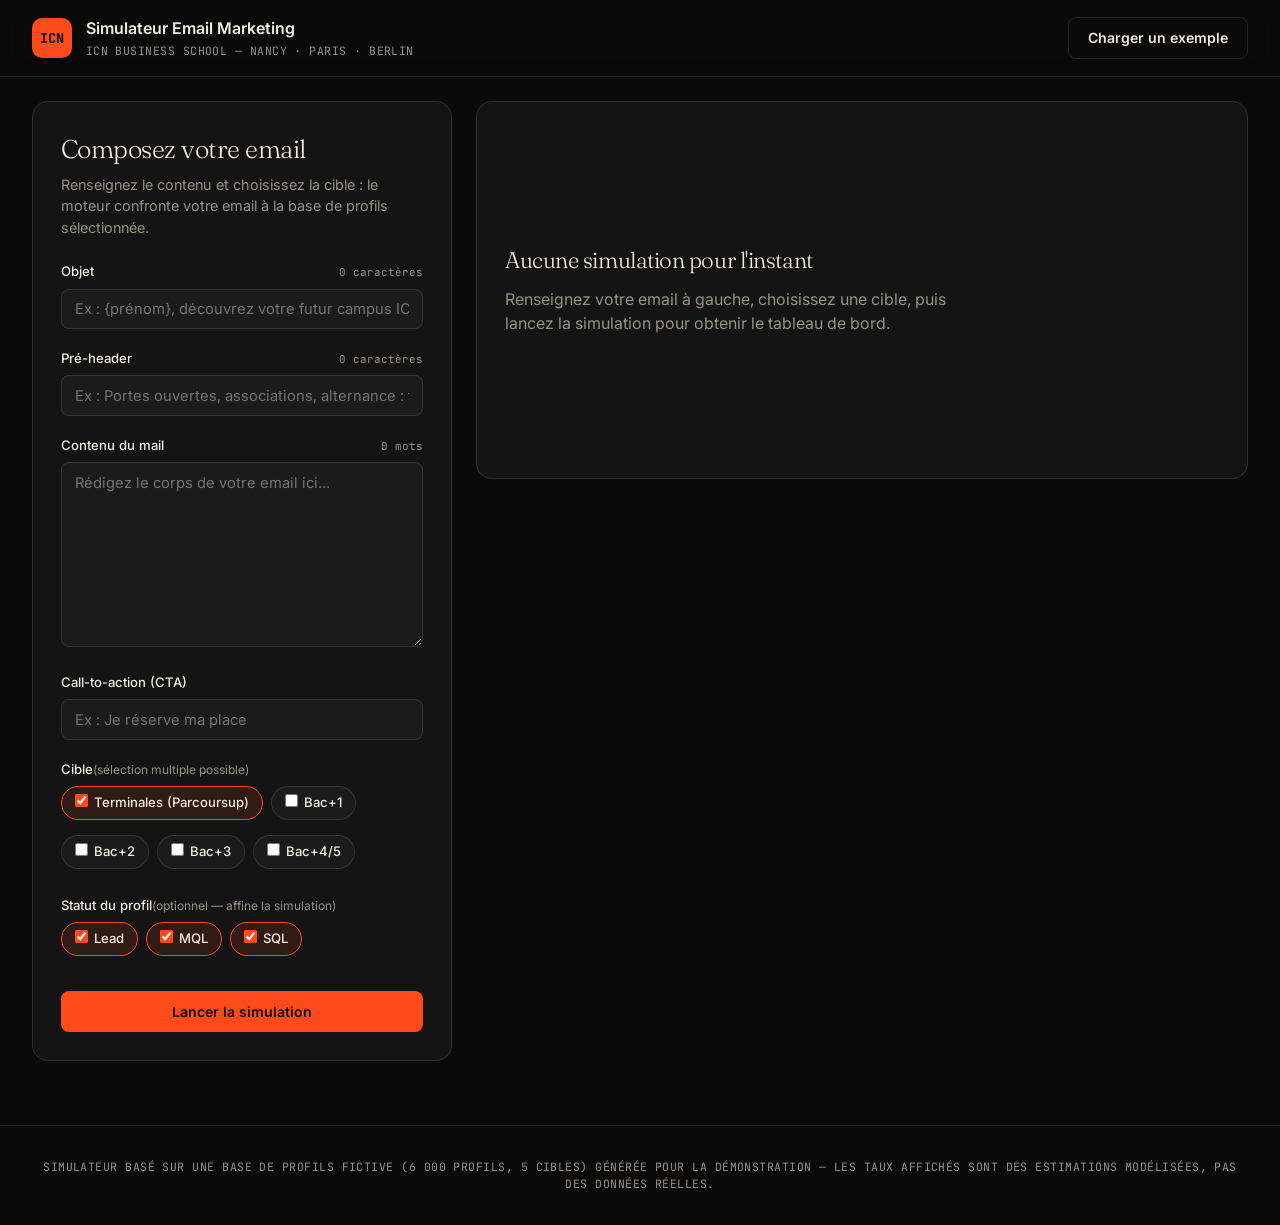
<file: icn-email-simulator/index.html>
<!DOCTYPE html>
<html lang="fr">
<head>
<meta charset="UTF-8">
<meta name="viewport" content="width=device-width, initial-scale=1.0">
<title>Simulateur Email Marketing — ICN Business School</title>
<meta name="description" content="Simulateur de performance d'email marketing pour ICN Business School : taux d'ouverture, taux de clic et recommandations basées sur une base de profils cibles.">
<link rel="preconnect" href="https://fonts.googleapis.com">
<link rel="preconnect" href="https://fonts.gstatic.com" crossorigin>
<link href="https://fonts.googleapis.com/css2?family=Fraunces:ital,opsz,wght@0,9..144,300..900;1,9..144,300..900&family=Inter:wght@300;400;500;600;700&family=JetBrains+Mono:wght@400;500&display=swap" rel="stylesheet">
<link rel="stylesheet" href="css/styles.css">
</head>
<body>

<header class="topbar">
  <div class="topbar-inner">
    <div class="brand">
      <span class="brand-mark">ICN</span>
      <span class="brand-text">
        <strong>Simulateur Email Marketing</strong>
        <span class="mono">ICN Business School — Nancy · Paris · Berlin</span>
      </span>
    </div>
    <button id="load-example" class="btn btn-ghost" type="button">Charger un exemple</button>
  </div>
</header>

<main class="layout">

  <!-- ===================== COLONNE FORMULAIRE ===================== -->
  <section class="panel form-panel" aria-labelledby="form-title">
    <h1 id="form-title" class="display panel-title">Composez votre email</h1>
    <p class="panel-subtitle">Renseignez le contenu et choisissez la cible : le moteur confronte votre email à la base de profils sélectionnée.</p>

    <form id="simulator-form">

      <div class="field">
        <label for="input-subject">Objet <span class="char-count" id="count-subject">0 caractères</span></label>
        <input type="text" id="input-subject" name="subject" maxlength="150" placeholder="Ex : {prénom}, découvrez votre futur campus ICN" autocomplete="off">
      </div>

      <div class="field">
        <label for="input-preheader">Pré-header <span class="char-count" id="count-preheader">0 caractères</span></label>
        <input type="text" id="input-preheader" name="preheader" maxlength="200" placeholder="Ex : Portes ouvertes, associations, alternance : tout ce qu'il faut savoir" autocomplete="off">
      </div>

      <div class="field">
        <label for="input-content">Contenu du mail <span class="char-count" id="count-content">0 mots</span></label>
        <textarea id="input-content" name="content" rows="9" placeholder="Rédigez le corps de votre email ici..."></textarea>
      </div>

      <div class="field">
        <label for="input-cta">Call-to-action (CTA)</label>
        <input type="text" id="input-cta" name="cta" maxlength="60" placeholder="Ex : Je réserve ma place" autocomplete="off">
      </div>

      <fieldset class="field">
        <legend>Cible <span class="hint">(sélection multiple possible)</span></legend>
        <div id="segment-checkboxes" class="chip-group"></div>
      </fieldset>

      <fieldset class="field">
        <legend>Statut du profil <span class="hint">(optionnel — affine la simulation)</span></legend>
        <div id="statut-checkboxes" class="chip-group"></div>
      </fieldset>

      <button type="submit" class="btn btn-primary btn-block">Lancer la simulation</button>
      <p id="form-error" class="form-error" role="alert" hidden></p>
    </form>
  </section>

  <!-- ===================== COLONNE DASHBOARD ===================== -->
  <section class="panel dashboard-panel" aria-labelledby="dashboard-title" id="dashboard">

    <div id="dashboard-empty" class="empty-state">
      <p class="display empty-title">Aucune simulation pour l'instant</p>
      <p>Renseignez votre email à gauche, choisissez une cible, puis lancez la simulation pour obtenir le tableau de bord.</p>
    </div>

    <div id="dashboard-content" hidden>
      <div class="dashboard-header">
        <h2 id="dashboard-title" class="display panel-title">Tableau de bord</h2>
        <p id="dashboard-meta" class="mono panel-subtitle"></p>
      </div>

      <!-- KPI principaux -->
      <div class="kpi-grid">
        <div class="kpi-card kpi-primary">
          <div class="gauge" id="gauge-open"><span class="gauge-value" id="kpi-open-value">0%</span></div>
          <div class="kpi-label">Taux d'ouverture estimé</div>
          <div class="kpi-benchmark" id="kpi-open-benchmark"></div>
        </div>
        <div class="kpi-card kpi-primary">
          <div class="gauge" id="gauge-click"><span class="gauge-value" id="kpi-click-value">0%</span></div>
          <div class="kpi-label">Taux de clic estimé</div>
          <div class="kpi-benchmark" id="kpi-click-benchmark"></div>
        </div>
        <div class="kpi-card kpi-secondary">
          <div class="kpi-number" id="kpi-ctor-value">0%</div>
          <div class="kpi-label">Taux de clic sur ouverture (CTOR)</div>
        </div>
        <div class="kpi-card kpi-secondary">
          <div class="kpi-number" id="kpi-sample-value">0</div>
          <div class="kpi-label">Profils simulés</div>
        </div>
      </div>

      <!-- Attrait par section -->
      <div class="dashboard-block">
        <h3 class="block-title">Attrait estimé par section</h3>
        <div class="section-bars" id="section-bars"></div>
      </div>

      <div class="two-col">
        <!-- Répartition par cible -->
        <div class="dashboard-block" id="block-by-segment">
          <h3 class="block-title">Performance par cible</h3>
          <div class="bar-list" id="segment-breakdown"></div>
        </div>

        <!-- Répartition par statut -->
        <div class="dashboard-block">
          <h3 class="block-title">Performance par statut</h3>
          <div class="bar-list" id="statut-breakdown"></div>
        </div>
      </div>

      <!-- Profil de l'audience -->
      <div class="dashboard-block">
        <h3 class="block-title">Profil moyen de l'audience simulée</h3>
        <div class="bar-list" id="audience-profile"></div>
      </div>

      <!-- Recommandations -->
      <div class="dashboard-block">
        <h3 class="block-title">Recommandations</h3>
        <ul class="recs-list" id="recs-list"></ul>
      </div>
    </div>
  </section>

</main>

<footer class="site-footer mono">
  Simulateur basé sur une base de profils fictive (6 000 profils, 5 cibles) générée pour la démonstration — les taux affichés sont des estimations modélisées, pas des données réelles.
</footer>

<script type="module" src="js/app.js"></script>
</body>
</html>
</file>
<file: icn-email-simulator/css/styles.css>
:root {
  --bg: #0a0a0a;
  --surface: #141414;
  --surface-2: #1b1b1b;
  --ink: #f3ede1;
  --muted: #9a9284;
  --accent: #ff4a1c;
  --accent-soft: #ffb199;
  --good: #4ade80;
  --warn: #fbbf24;
  --bad: #f87171;
  --line: rgba(243, 237, 225, 0.12);
}

* , *::before, *::after { box-sizing: border-box; margin: 0; padding: 0; }

html { scroll-behavior: smooth; }

body {
  font-family: 'Inter', -apple-system, sans-serif;
  background: var(--bg);
  color: var(--ink);
  line-height: 1.5;
  -webkit-font-smoothing: antialiased;
}

.display { font-family: 'Fraunces', serif; font-weight: 300; letter-spacing: -0.02em; }
.mono { font-family: 'JetBrains Mono', monospace; font-size: 0.72rem; letter-spacing: 0.04em; text-transform: uppercase; color: var(--muted); }

/* ============ TOPBAR ============ */
.topbar {
  position: sticky; top: 0; z-index: 10;
  background: rgba(10, 10, 10, 0.9);
  backdrop-filter: blur(10px);
  border-bottom: 1px solid var(--line);
}
.topbar-inner {
  max-width: 1400px; margin: 0 auto;
  display: flex; align-items: center; justify-content: space-between;
  padding: 1rem 2rem;
}
.brand { display: flex; align-items: center; gap: 0.85rem; }
.brand-mark {
  display: inline-flex; align-items: center; justify-content: center;
  width: 40px; height: 40px; border-radius: 10px;
  background: var(--accent); color: #0a0a0a;
  font-family: 'JetBrains Mono', monospace; font-weight: 700; font-size: 0.85rem;
}
.brand-text { display: flex; flex-direction: column; gap: 0.15rem; }
.brand-text strong { font-size: 1rem; font-weight: 600; }

/* ============ LAYOUT ============ */
.layout {
  max-width: 1400px; margin: 0 auto;
  display: grid; grid-template-columns: 420px 1fr; gap: 1.5rem;
  padding: 1.5rem 2rem 4rem;
  align-items: start;
}
@media (max-width: 980px) {
  .layout { grid-template-columns: 1fr; }
}

.panel {
  background: var(--surface);
  border: 1px solid var(--line);
  border-radius: 16px;
  padding: 1.75rem;
}
.panel-title { font-size: 1.6rem; margin-bottom: 0.35rem; }
.panel-subtitle { color: var(--muted); font-size: 0.9rem; margin-bottom: 1.5rem; }

.form-panel { position: sticky; top: 5.5rem; }
@media (max-width: 980px) { .form-panel { position: static; } }

/* ============ FORM ============ */
.field { margin-bottom: 1.25rem; }
.field label, .field legend {
  display: flex; justify-content: space-between; align-items: baseline;
  font-size: 0.82rem; font-weight: 500; margin-bottom: 0.4rem; color: var(--ink);
}
.field .hint { font-weight: 400; color: var(--muted); font-size: 0.75rem; text-transform: none; letter-spacing: 0; }
.char-count { font-family: 'JetBrains Mono', monospace; font-size: 0.68rem; color: var(--muted); font-weight: 400; }

input[type="text"], textarea {
  width: 100%;
  background: var(--surface-2);
  border: 1px solid var(--line);
  border-radius: 8px;
  padding: 0.65rem 0.8rem;
  color: var(--ink);
  font-family: 'Inter', sans-serif;
  font-size: 0.92rem;
  resize: vertical;
  transition: border-color 0.15s;
}
input[type="text"]:focus, textarea:focus {
  outline: none; border-color: var(--accent);
}
fieldset { border: none; padding: 0; }

.chip-group { display: flex; flex-wrap: wrap; gap: 0.5rem; }
.chip {
  display: flex; align-items: center; gap: 0.4rem;
  border: 1px solid var(--line);
  background: var(--surface-2);
  border-radius: 999px;
  padding: 0.4rem 0.8rem;
  font-size: 0.8rem;
  cursor: pointer;
  user-select: none;
  transition: border-color 0.15s, background 0.15s;
}
.chip input { accent-color: var(--accent); }
.chip.checked { border-color: var(--accent); background: rgba(255, 74, 28, 0.12); }
.chip small { color: var(--muted); font-weight: 400; }

.btn {
  font-family: 'Inter', sans-serif; font-weight: 600; font-size: 0.88rem;
  border-radius: 8px; padding: 0.7rem 1.2rem; border: 1px solid transparent;
  cursor: pointer; transition: transform 0.1s, opacity 0.15s;
}
.btn:active { transform: scale(0.98); }
.btn-primary { background: var(--accent); color: #0a0a0a; }
.btn-primary:hover { opacity: 0.9; }
.btn-block { width: 100%; margin-top: 0.5rem; }
.btn-ghost { background: transparent; border-color: var(--line); color: var(--ink); }
.btn-ghost:hover { border-color: var(--accent); }

.form-error {
  margin-top: 0.75rem; color: var(--bad); font-size: 0.82rem;
  background: rgba(248, 113, 113, 0.1); border: 1px solid rgba(248, 113, 113, 0.3);
  border-radius: 8px; padding: 0.6rem 0.8rem;
}

/* ============ DASHBOARD ============ */
.empty-state {
  display: flex; flex-direction: column; gap: 0.6rem;
  align-items: flex-start; justify-content: center;
  min-height: 320px; color: var(--muted); max-width: 480px;
}
.empty-title { font-size: 1.4rem; color: var(--ink); }

.dashboard-header { margin-bottom: 1.5rem; }
.dashboard-header .panel-subtitle { margin-bottom: 0; }

.kpi-grid {
  display: grid; grid-template-columns: repeat(4, 1fr); gap: 1rem;
  margin-bottom: 1.75rem;
}
@media (max-width: 760px) { .kpi-grid { grid-template-columns: repeat(2, 1fr); } }

.kpi-card {
  background: var(--surface-2); border: 1px solid var(--line); border-radius: 12px;
  padding: 1.2rem; display: flex; flex-direction: column; align-items: center; text-align: center; gap: 0.5rem;
}
.kpi-primary { justify-content: center; }
.kpi-label { font-size: 0.78rem; color: var(--muted); }
.kpi-benchmark { font-size: 0.68rem; font-family: 'JetBrains Mono', monospace; }
.kpi-number { font-family: 'Fraunces', serif; font-weight: 500; font-size: 2.4rem; line-height: 1; margin-top: 0.6rem; }

.gauge {
  --pct: 0;
  width: 108px; height: 108px; border-radius: 50%;
  display: flex; align-items: center; justify-content: center;
  background: conic-gradient(var(--accent) calc(var(--pct) * 1%), var(--surface) 0);
  position: relative;
}
.gauge::before {
  content: ''; position: absolute; inset: 8px; border-radius: 50%; background: var(--surface-2);
}
.gauge-value {
  position: relative; z-index: 1; font-family: 'Fraunces', serif; font-weight: 500; font-size: 1.5rem;
}

.dashboard-block { margin-bottom: 1.75rem; }
.block-title { font-size: 1rem; font-weight: 600; margin-bottom: 0.9rem; }

.two-col { display: grid; grid-template-columns: 1fr 1fr; gap: 1.5rem; }
@media (max-width: 760px) { .two-col { grid-template-columns: 1fr; } }

.section-bars { display: grid; grid-template-columns: repeat(4, 1fr); gap: 1rem; }
@media (max-width: 760px) { .section-bars { grid-template-columns: repeat(2, 1fr); } }

.section-bar-card {
  background: var(--surface-2); border: 1px solid var(--line); border-radius: 10px;
  padding: 0.9rem;
}
.section-bar-card .sb-label { font-size: 0.78rem; color: var(--muted); margin-bottom: 0.5rem; }
.section-bar-card .sb-value { font-family: 'JetBrains Mono', monospace; font-size: 1.3rem; margin-bottom: 0.5rem; }
.sb-track { height: 6px; border-radius: 999px; background: rgba(243,237,225,0.08); overflow: hidden; }
.sb-fill { height: 100%; border-radius: 999px; background: var(--accent); transition: width 0.4s ease; }

.bar-list { display: flex; flex-direction: column; gap: 0.65rem; }
.bar-row { display: grid; grid-template-columns: 130px 1fr 56px; align-items: center; gap: 0.7rem; font-size: 0.82rem; }
.bar-row .br-label { color: var(--ink); }
.bar-row .br-track { display: block; height: 8px; border-radius: 999px; background: rgba(243,237,225,0.08); overflow: hidden; position: relative; }
.bar-row .br-fill { display: block; height: 100%; border-radius: 999px; background: var(--accent-soft); }
.bar-row .br-value { font-family: 'JetBrains Mono', monospace; text-align: right; color: var(--muted); }

/* Tableau à deux métriques (ouverture / clic) avec légende de couleur */
.mt-row {
  display: grid; grid-template-columns: 92px 1fr 1fr;
  align-items: center; gap: 0.7rem; font-size: 0.82rem;
  padding: 0.15rem 0;
}
.mt-row.mt-head {
  color: var(--muted); font-size: 0.66rem; text-transform: uppercase; letter-spacing: 0.04em;
  font-family: 'JetBrains Mono', monospace;
  padding-bottom: 0.5rem; margin-bottom: 0.3rem; border-bottom: 1px solid var(--line);
}
.mt-row.mt-head .mt-metric { gap: 0.4rem; }
.mt-label { color: var(--ink); }
.mt-metric { display: flex; align-items: center; gap: 0.5rem; }
.mt-track { display: block; flex: 1; height: 6px; border-radius: 999px; background: rgba(243,237,225,0.08); overflow: hidden; }
.mt-fill { display: block; height: 100%; border-radius: 999px; }
.mt-fill-open { background: var(--accent-soft); }
.mt-fill-click { background: var(--accent); }
.mt-dot { display: inline-block; width: 7px; height: 7px; border-radius: 50%; }
.mt-dot-open { background: var(--accent-soft); }
.mt-dot-click { background: var(--accent); }
.mt-value { font-family: 'JetBrains Mono', monospace; color: var(--muted); font-size: 0.74rem; width: 36px; text-align: right; flex-shrink: 0; }
.mt-empty { color: var(--muted); font-style: italic; font-size: 0.78rem; }

.recs-list { list-style: none; display: flex; flex-direction: column; gap: 0.6rem; }
.rec-item {
  border-left: 3px solid var(--line); background: var(--surface-2);
  border-radius: 8px; padding: 0.75rem 0.95rem; font-size: 0.86rem; display: flex; gap: 0.6rem;
}
.rec-item .rec-badge {
  font-family: 'JetBrains Mono', monospace; font-size: 0.62rem; text-transform: uppercase;
  padding: 0.15rem 0.45rem; border-radius: 4px; height: fit-content; white-space: nowrap;
}
.rec-item.critique { border-left-color: var(--bad); }
.rec-item.critique .rec-badge { background: rgba(248,113,113,0.15); color: var(--bad); }
.rec-item.attention { border-left-color: var(--warn); }
.rec-item.attention .rec-badge { background: rgba(251,191,36,0.15); color: var(--warn); }
.rec-item.suggestion { border-left-color: var(--accent-soft); }
.rec-item.suggestion .rec-badge { background: rgba(255,177,153,0.15); color: var(--accent-soft); }
.rec-item.info { border-left-color: var(--good); }
.rec-item.info .rec-badge { background: rgba(74,222,128,0.15); color: var(--good); }
.rec-item .rec-text .rec-section { color: var(--muted); font-size: 0.72rem; text-transform: uppercase; letter-spacing: 0.03em; display: block; margin-bottom: 0.15rem; font-family: 'JetBrains Mono', monospace; }
.recs-empty { color: var(--muted); font-size: 0.86rem; }

.site-footer {
  text-align: center; padding: 2rem; color: var(--muted); border-top: 1px solid var(--line);
}

.loading-overlay {
  display: flex; align-items: center; justify-content: center; min-height: 200px; color: var(--muted);
}
</file>
